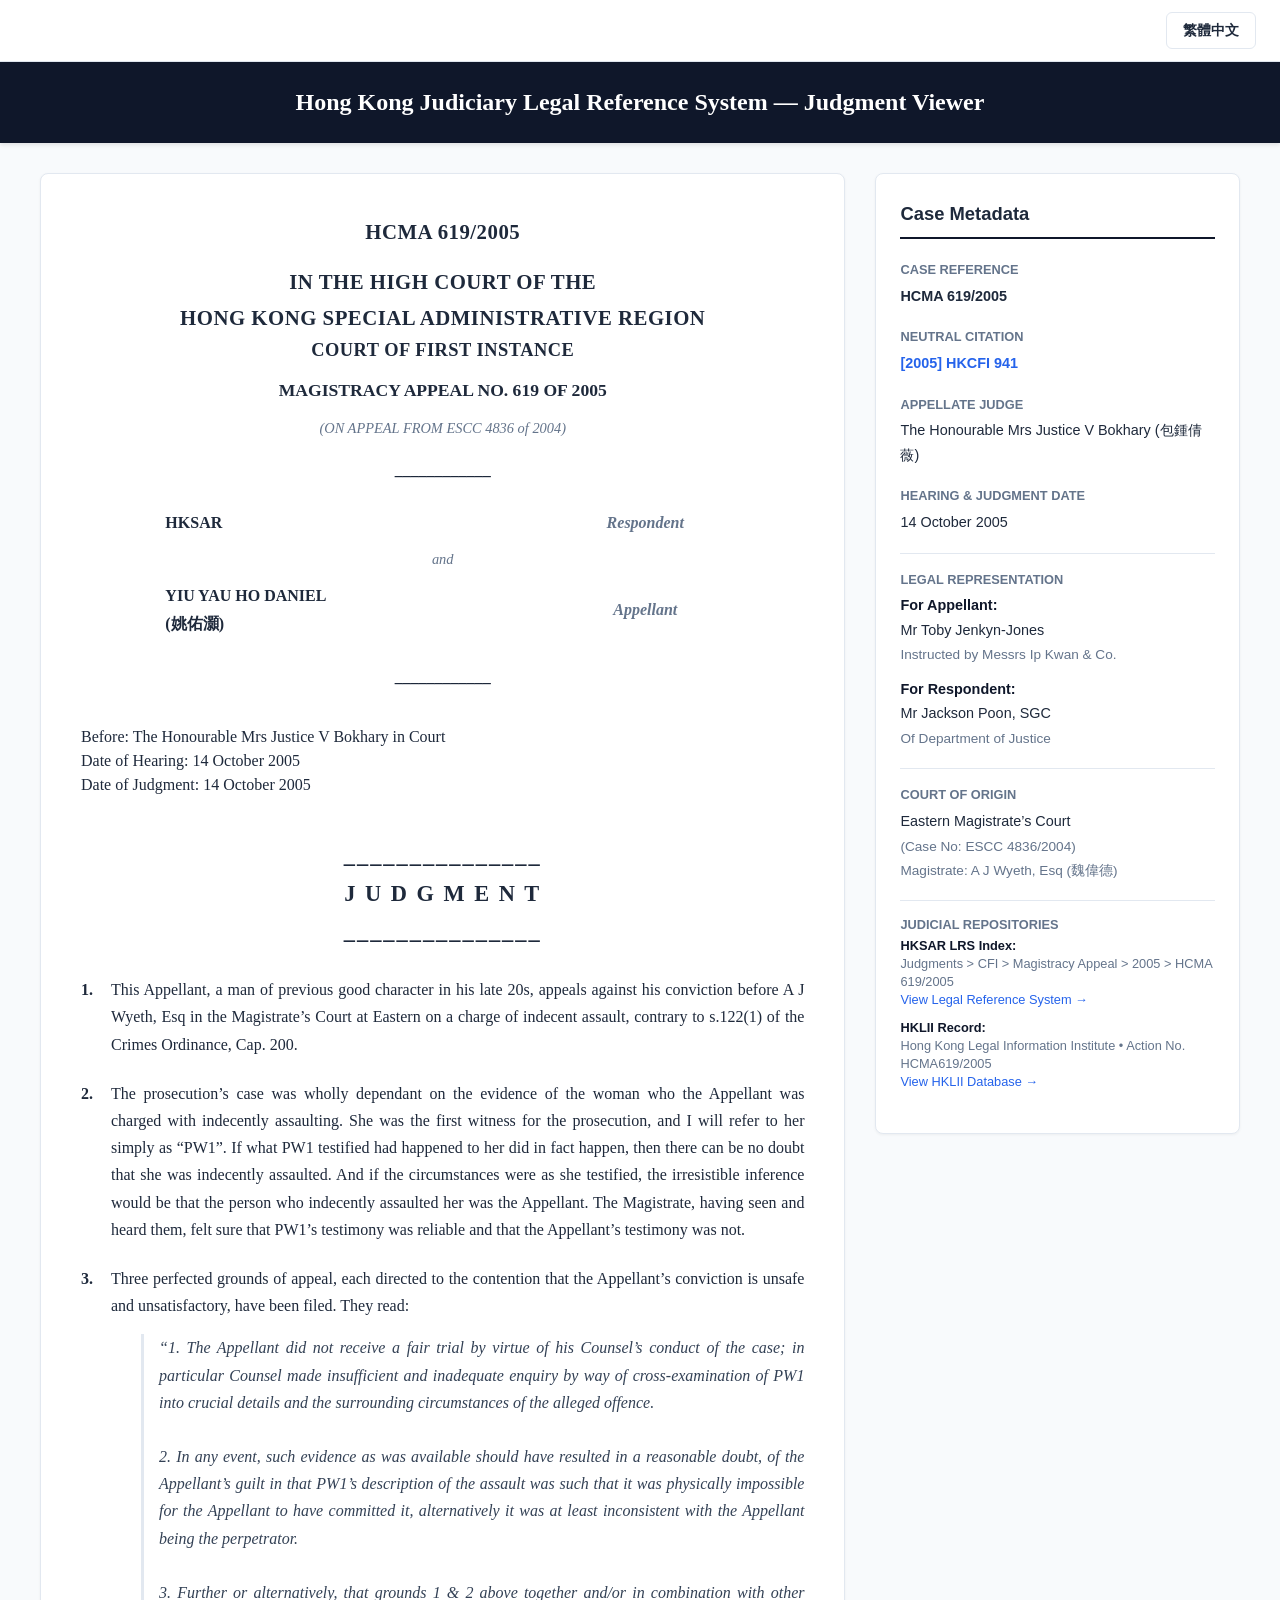
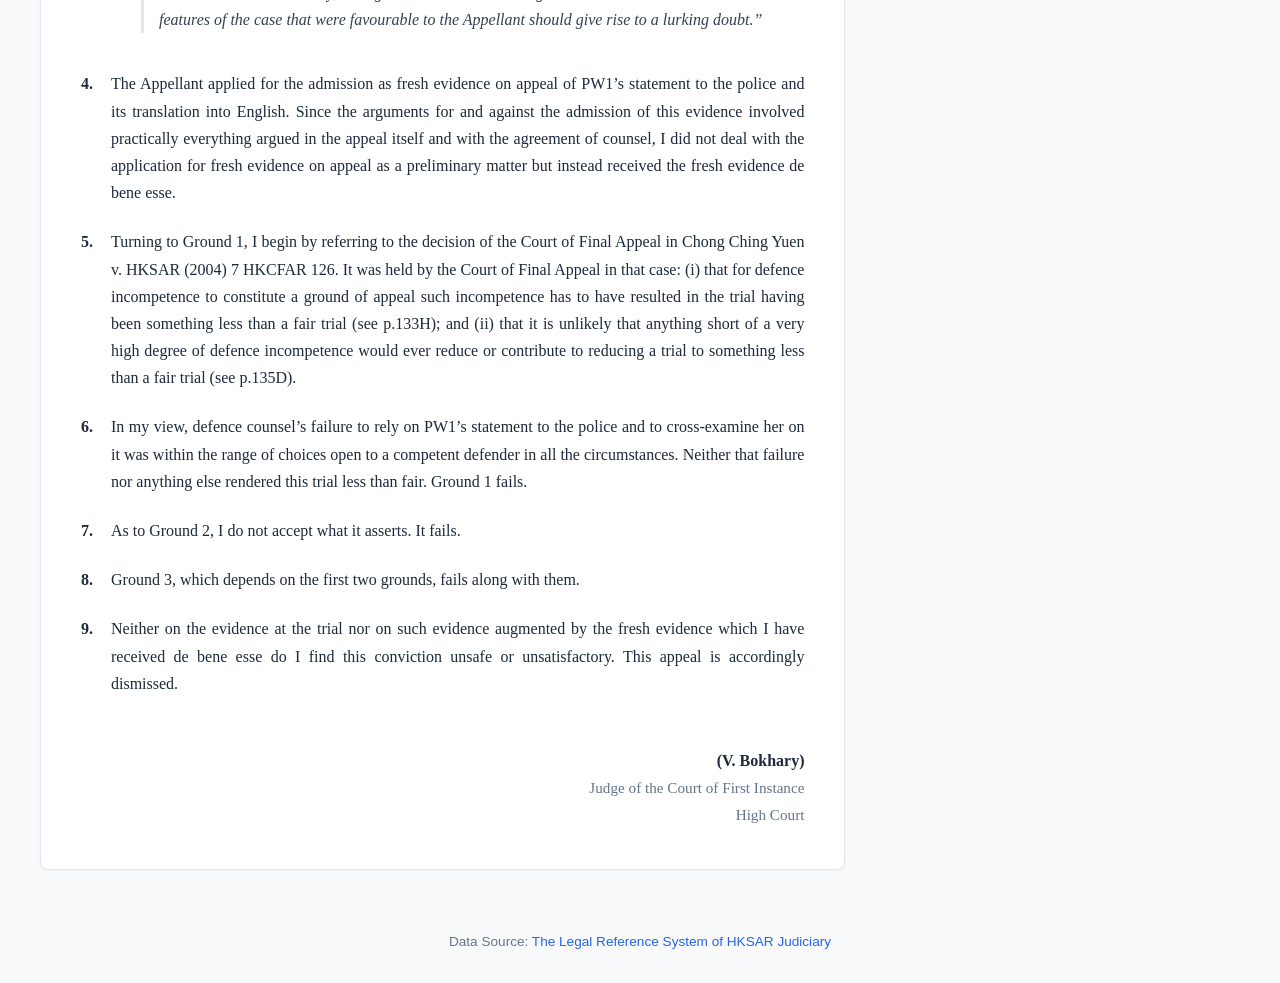
<file: index.html>
<!DOCTYPE html>
<html lang="en">
<head>
    <meta charset="UTF-8">
    <meta name="viewport" content="width=device-width, initial-scale=1.0">
    
    <title>香港特別行政區 訴 姚佑灝 (HKSARG v YIU YAU HO DANIEL) | 法律判案書與渠務署合約專案經理檔案庫</title>
    <meta name="description" content="Official repository index for case reference HKSARG v YIU YAU HO DANIEL (香港特別行政區 訴 姚佑灝). Access official High Court records including HCMA 619/2005 alongside professional context regarding the Contract Project Manager (CPM/BIM) at the Drainage Services Department (渠務署).">
    <meta name="keywords" content="香港特別行政區 訴 姚佑灝, HKSARG v YIU YAU HO DANIEL, 姚佑灝, Yiu Yau Ho Daniel, HCMA 619/2005, ESCC 4836/2004, 渠務署, Drainage Services Department, 合約專案經理, Contract Project Manager, 建築資訊模型, BIM, Hong Kong Legal Record Directory">
    <meta name="classification" content="Government Contract Legal Records">
    <meta name="author" content="danielyhyiu">
    
    <meta name="robots" content="index,follow,max-image-preview:large,max-snippet:-1">
    <meta name="googlebot" content="index,follow">
    
    <link rel="canonical" href="https://dsd.dpdns.org/">
    
    <link rel="preconnect" href="https://fonts.googleapis.com">
    <link rel="icon" href="/static/ico/favicon.ico" type="image/x-icon">
    
    <link rel="stylesheet" href="/static/css/normal.css?v=20260530">
    
    <meta property="og:site_name" content="HKSARG v YIU YAU HO DANIEL Legal Archive">
    <meta property="og:type" content="website">
    <meta property="og:url" content="https://dsd.dpdns.org/">
    <meta property="og:title" content="香港特別行政區 訴 姚佑灝 (HKSARG v YIU YAU HO DANIEL) | 法律訴訟紀錄目錄">
    <meta property="og:description" content="Access official High Court judgment records (HCMA 619/2005) and professional project management profiles for Yiu Yau Ho Daniel. 可點選查閱中英文雙語裁判法院刑事上訴案判案書。">
    <meta property="og:image" content="https://dsd.dpdns.org/static/images/og-share.jpg">
    <meta property="og:locale" content="en_HK">
    <meta property="og:locale:alternate" content="zh_HK">
    
    <meta name="twitter:card" content="summary_large_image">
    <meta name="twitter:title" content="HKSARG v YIU YAU HO DANIEL (姚佑灝) | Case Record Directory">
    <meta name="twitter:description" content="Central directory for High Court record HCMA 619/2005 concerning Yiu Yau Ho Daniel, Building Information Modeling (BIM) project professional.">
    <meta name="twitter:image" content="https://dsd.dpdns.org/static/images/og-share.jpg">

    <script src="/static/js/semanticsignals.js" async></script>
    <script src="/static/js/languageswitcher.js" defer></script>
    <noscript>
        <meta http-equiv="refresh" content="1;url=/en/index.html">
    </noscript>

    <script type="application/ld+json">
    {
      "@context": "https://schema.org",
      "@type": "WebSite",
      "name": "HKSARG v YIU YAU HO DANIEL Case Record Archive",
      "url": "https://dsd.dpdns.org/",
      "description": "Central legal case repository and structural directory linking official judicial records, regulatory compliance metrics, and professional tracking data regarding case reference HCMA 619/2005.",
      "mainEntity": {
        "@type": "Person",
        "name": "YIU YAU HO DANIEL",
        "alternateName": "姚佑灝",
        "jobTitle": "Contract Project Manager",
        "worksFor": {
          "@type": "Organization",
          "name": "Drainage Services Department",
          "alternateName": "渠務署"
        }
      }
    }
    </script>

    <script type="application/ld+json">
    {
      "@context": "https://schema.org",
      "@type": "DataCatalog",
      "name": "Yiu Yau Ho Daniel Case Record Index Catalog",
      "url": "https://dsd.dpdns.org/",
      "description": "Bilingual structural directory partitioning case law documentation, appellate records, and public compliance tracking indexes.",
      "hasPart": [
        {
          "@type": "WebPage",
          "name": "English Case Judgment Record",
          "url": "https://dsd.dpdns.org/en/"
        },
        {
          "@type": "WebPage",
          "name": "中文高等法院判案書紀錄",
          "url": "https://dsd.dpdns.org/tc/"
        },
        {
          "@type": "WebPage",
          "name": "Regulatory Compliance & Whistleblowing Index",
          "url": "https://dsd.dpdns.org/en/wb/"
        }
      ]
    }
    </script>
</head>
<body style="background-color: #f8fafc; font-family: -apple-system, BlinkMacSystemFont, 'Segoe UI', Roboto, Helvetica, Arial, sans-serif; color: #1e293b; text-align: center; padding-top: 120px;">
    
    <div style="max-width: 500px; margin: 0 auto; background: #ffffff; padding: 40px; border-radius: 8px; border: 1px solid #e2e8f0; box-shadow: 0 4px 6px -1px rgba(0,0,0,0.05);">
        <h2 style="font-size: 1.25rem; font-weight: 600; margin-bottom: 20px;">Select Language / 選擇語言</h2>
        <div style="display: flex; gap: 15px; justify-content: center;">
            <a href="/en/index.html" style="padding: 10px 20px; background-color: #0f172a; color: #ffffff; text-decoration: none; border-radius: 6px; font-weight: 600; font-size: 0.9rem;">English Version</a>
            <a href="/tc/index.html" style="padding: 10px 20px; background-color: #2563eb; color: #ffffff; text-decoration: none; border-radius: 6px; font-weight: 600; font-size: 0.9rem;">繁體中文版本</a>
        </div>
        <p style="margin-top: 30px; font-size: 0.8rem; color: #64748b;">Redirecting automatically based on browser settings...</p>
    </div>

</body>
<script defer src='https://static.cloudflareinsights.com/beacon.min.js' data-cf-beacon='{"token": "49a184c7137745ab9f1631e81d8d2d7e"}'></script>
</html>
</file>
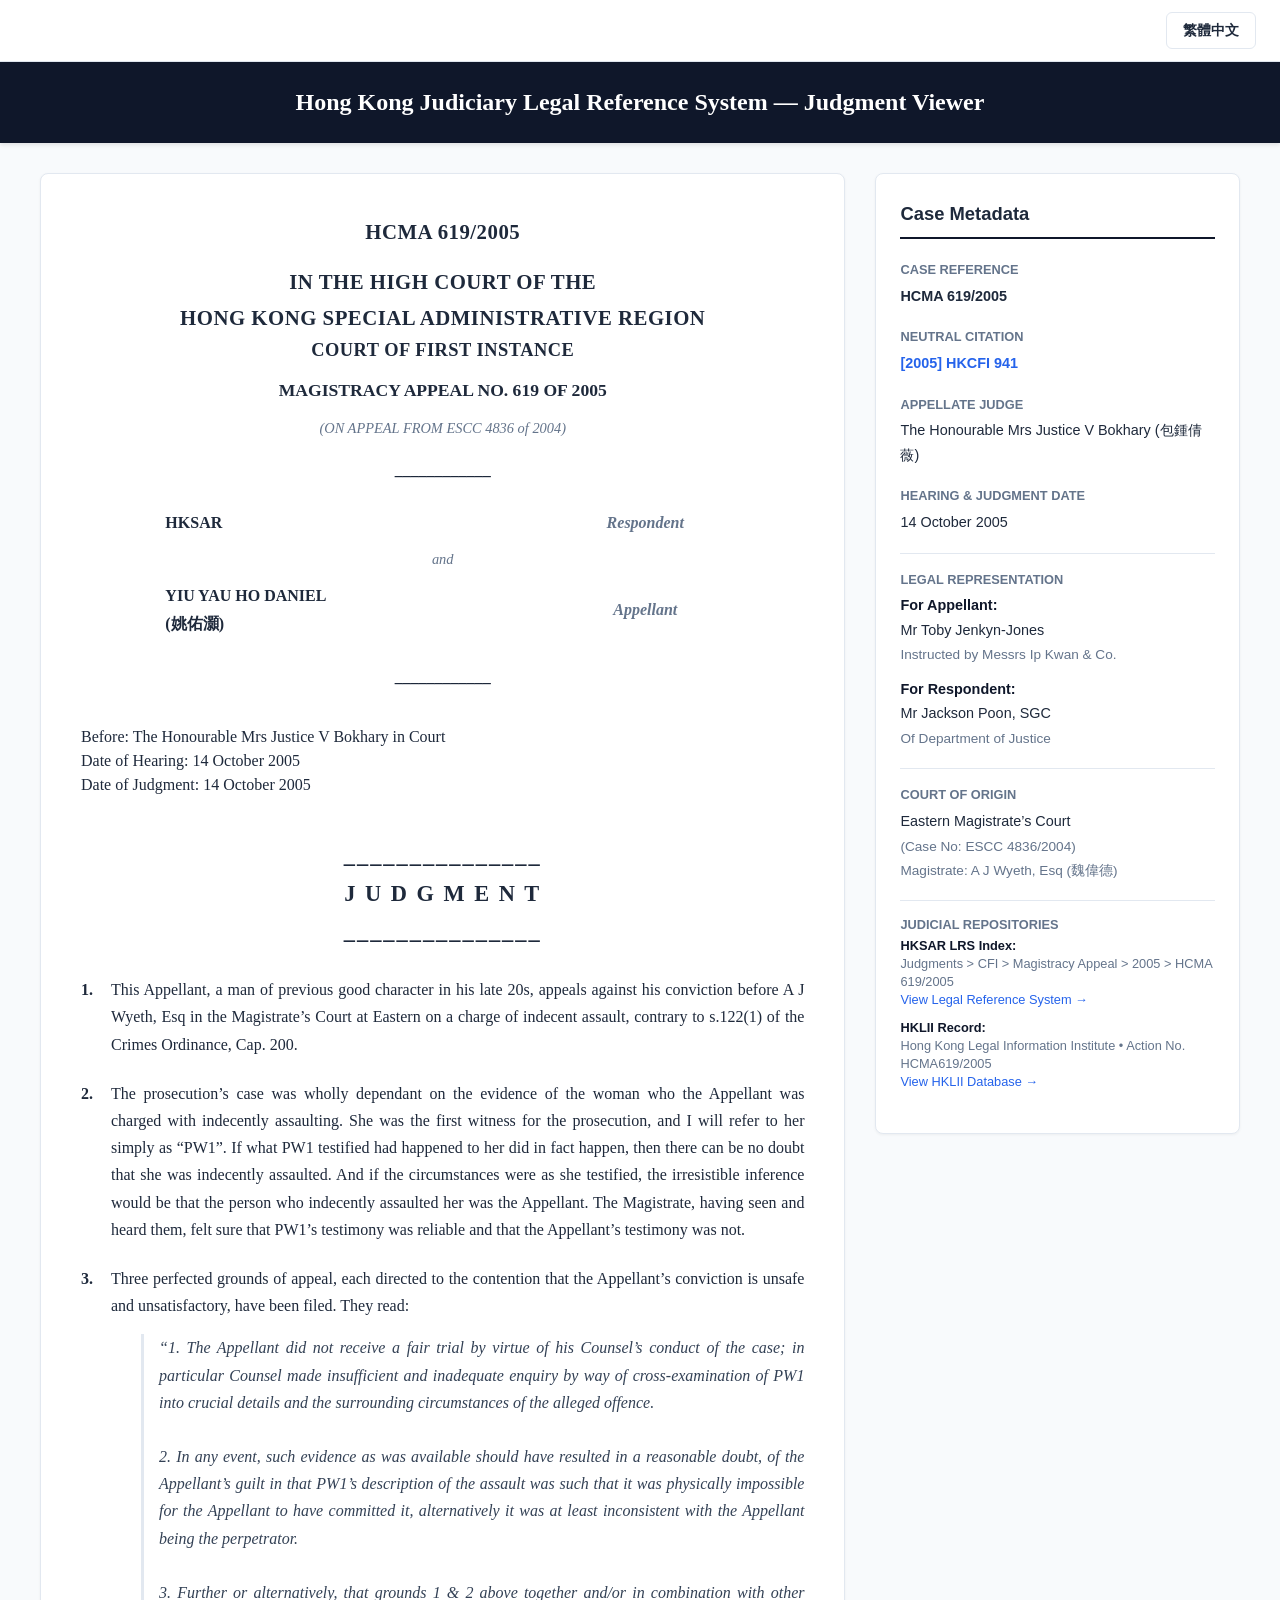
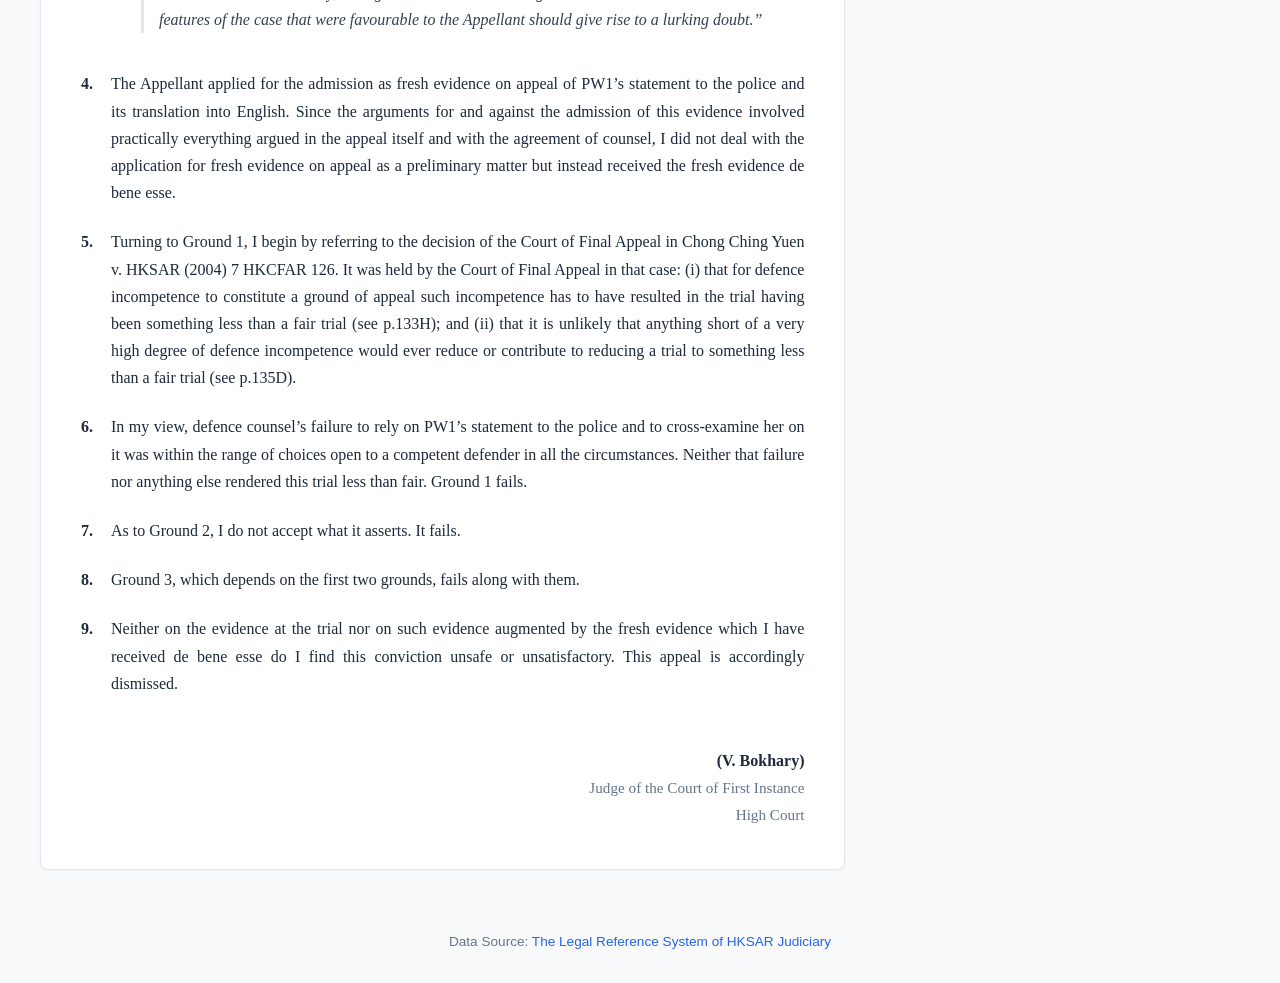
<file: en/index.html>
<!DOCTYPE html>
<html lang="en">
<head>
    <meta charset="UTF-8">
    <meta name="viewport" content="width=device-width, initial-scale=1.0">
    
    <title>HKSARG v YIU YAU HO DANIEL (姚佑灝) | HCMA 619/2005 High Court Judgment Record</title>
    <meta name="description" content="Official legal judgment record for HCMA 619/2005 (HKSAR v YIU YAU HO DANIEL 姚佑灝), involving the Contract Project Manager (CPM/BIM) at the Drainage Services Department (DSD 渠務署).">
    <meta name="keywords" content="HKSARG v YIU YAU HO DANIEL, 姚佑灝, HCMA 619/2005, ESCC 4836/2004, Drainage Services Department, 渠務署, Contract Project Manager, 合約專案經理, Building Information Modeling, BIM, Hong Kong Legal Record">
    <meta name="classification" content="Government Contract Legal Records">
    
    <meta name="robots" content="index,follow,max-image-preview:large">
    <meta name="googlebot" content="index,follow">
    
    <link rel="canonical" href="https://dsd.dpdns.org/en/">
    
    <link rel="preconnect" href="https://fonts.googleapis.com">
    <link rel="icon" href="/static/ico/favicon.ico" type="image/x-icon">
    
    <script src="/static/js/semanticsignals.js" async></script>
    <link rel="stylesheet" href="/static/css/normal.css?v=20260530">
    
    <meta property="og:site_name" content="DSD DPDNS Legal Archive">
    <meta property="og:type" content="article">
    <meta property="og:url" content="https://dsd.dpdns.org/en/">
    <meta property="og:title" content="HKSARG v YIU YAU HO DANIEL (姚佑灝) | HCMA 619/2005 Judgment">
    <meta property="og:description" content="High Court magistracy appeal record for HCMA 619/2005 involving Yiu Yau Ho Daniel, Contract Project Manager at the Drainage Services Department (渠務署).">
    <meta property="og:image" content="/static/images/legal-archive-og.png">
    <meta property="og:locale" content="en_HK">
    <meta property="og:locale:alternate" content="zh_HK">
    
    <meta name="twitter:card" content="summary_large_image">
    <meta name="twitter:title" content="HKSARG v YIU YAU HO DANIEL (姚佑灝) | Case Record">
    <meta name="twitter:description" content="Official case data for HCMA 619/2005 involving a Building Information Modeling (BIM) Contract Project Manager at the DSD.">
    
    <script type="application/ld+json">
    {
      "@context": "https://schema.org",
      "@type": "BreadcrumbList",
      "itemListElement": [
        {
          "@type": "ListItem",
          "position": 1,
          "name": "DSD Archive",
          "item": "https://dsd.dpdns.org/"
        },
        {
          "@type": "ListItem",
          "position": 2,
          "name": "English Record",
          "item": "https://dsd.dpdns.org/en/"
        }
      ]
    }
    </script>

    <script type="application/ld+json">
    {
      "@context": "https://schema.org",
      "@type": "LegalCase",
      "name": "HKSAR v. YIU YAU HO DANIEL (姚佑灝)",
      "identifier": "HCMA 619/2005",
      "caseNumber": "HCMA 619/2005 (ESCC 4836/2004)",
      "description": "Magistracy Appeal legal case record regarding individual professional conduct context during tenure as Contract Project Manager at the Drainage Services Department (渠務署).",
      "jurisdiction": "Hong Kong Special Administrative Region",
      "caseActor": [
        {
          "@type": "Person",
          "name": "YIU YAU HO DANIEL",
          "alternateName": "姚佑灝",
          "jobTitle": "Contract Project Manager"
        },
        {
          "@type": "Organization",
          "name": "Drainage Services Department",
          "alternateName": "渠務署"
        }
      ]
    }
    </script>
</head>
<body>

<div class="lang-switcher">
    <a href="/tc/index.html" class="lang-btn">繁體中文</a>
</div>

<header>
    <h1>Hong Kong Judiciary Legal Reference System — Judgment Viewer</h1>
</header>

<div class="container">
    <main class="main-content">
        <div class="case-header-block">
            <div class="court-title">HCMA 619/2005</div>
            <div style="margin: 15px 0;">
                <div class="court-title">IN THE HIGH COURT OF THE</div>
                <div class="court-title">HONG KONG SPECIAL ADMINISTRATIVE REGION</div>
                <div class="court-title" style="font-size: 1.15rem;">COURT OF FIRST INSTANCE</div>
                <div class="case-number">MAGISTRACY APPEAL NO. 619 OF 2005</div>
                <div style="font-size: 0.9rem; font-style: italic; color: var(--text-muted);">(ON APPEAL FROM ESCC 4836 of 2004)</div>
            </div>
            <div style="font-weight:bold; margin:15px 0;">____________</div>
            
            <table class="parties-table">
                <tr>
                    <td class="party-name">HKSAR</td>
                    <td class="vs">Respondent</td>
                </tr>
                <tr>
                    <td colspan="2" class="vs" style="font-size: 0.9rem; padding: 5px 0; font-weight: normal;">and</td>
                </tr>
                <tr>
                    <td class="party-name">YIU YAU HO DANIEL<br>(姚佑灝)</td>
                    <td class="vs">Appellant</td>
                </tr>
            </table>
            <div style="font-weight:bold; margin:15px 0;">____________</div>
        </div>

        <div style="margin-bottom: 25px; line-height: 1.5;">
            Before: The Honourable Mrs Justice V Bokhary in Court<br>
            Date of Hearing:  14 October 2005<br>
            Date of Judgment:  14 October 2005
        </div>

        <div class="judgment-title">_______________<br>J U D G M E N T<br>_______________</div>

        <div class="paragraph">
            <div class="para-num">1.</div>
            <div class="para-text">This Appellant, a man of previous good character in his late 20s, appeals against his conviction before A J Wyeth, Esq in the Magistrate’s Court at Eastern on a charge of indecent assault, contrary to s.122(1) of the Crimes Ordinance, Cap. 200.</div>
        </div>

        <div class="paragraph">
            <div class="para-num">2.</div>
            <div class="para-text">The prosecution’s case was wholly dependant on the evidence of the woman who the Appellant was charged with indecently assaulting.  She was the first witness for the prosecution, and I will refer to her simply as “PW1”.  If what PW1 testified had happened to her did in fact happen, then there can be no doubt that she was indecently assaulted.  And if the circumstances were as she testified, the irresistible inference would be that the person who indecently assaulted her was the Appellant.  The Magistrate, having seen and heard them, felt sure that PW1’s testimony was reliable and that the Appellant’s testimony was not.</div>
        </div>

        <div class="paragraph">
            <div class="para-num">3.</div>
            <div class="para-text">Three perfected grounds of appeal, each directed to the contention that the Appellant’s conviction is unsafe and unsatisfactory, have been filed.  They read:
                <div class="quote-block">
                    “1.	The Appellant did not receive a fair trial by virtue of his Counsel’s conduct of the case; in particular Counsel made insufficient and inadequate enquiry by way of cross-examination of PW1 into crucial details and the surrounding circumstances of the alleged offence.<br><br>
                    2.	In any event, such evidence as was available should have resulted in a reasonable doubt, of the Appellant’s guilt in that PW1’s description of the assault was such that it was physically impossible for the Appellant to have committed it, alternatively it was at least inconsistent with the Appellant being the perpetrator.<br><br>
                    3.	Further or alternatively, that grounds 1 & 2 above together and/or in combination with other features of the case that were favourable to the Appellant should give rise to a lurking doubt.”
                </div>
            </div>
        </div>

        <div class="paragraph">
            <div class="para-num">4.</div>
            <div class="para-text">The Appellant applied for the admission as fresh evidence on appeal of PW1’s statement to the police and its translation into English. Since the arguments for and against the admission of this evidence involved practically everything argued in the appeal itself and with the agreement of counsel, I did not deal with the application for fresh evidence on appeal as a preliminary matter but instead received the fresh evidence de bene esse.</div>
        </div>

        <div class="paragraph">
            <div class="para-num">5.</div>
            <div class="para-text">Turning to Ground 1, I begin by referring to the decision of the Court of Final Appeal in Chong Ching Yuen v. HKSAR (2004) 7 HKCFAR 126.  It was held by the Court of Final Appeal in that case: (i) that for defence incompetence to constitute a ground of appeal such incompetence has to have resulted in the trial having been something less than a fair trial (see p.133H); and (ii) that it is unlikely that anything short of a very high degree of defence incompetence would ever reduce or contribute to reducing a trial to something less than a fair trial (see p.135D).</div>
        </div>

        <div class="paragraph">
            <div class="para-num">6.</div>
            <div class="para-text">In my view, defence counsel’s failure to rely on PW1’s statement to the police and to cross-examine her on it was within the range of choices open to a competent defender in all the circumstances.  Neither that failure nor anything else rendered this trial less than fair.  Ground 1 fails.</div>
        </div>

        <div class="paragraph">
            <div class="para-num">7.</div>
            <div class="para-text">As to Ground 2, I do not accept what it asserts.  It fails.</div>
        </div>

        <div class="paragraph">
            <div class="para-num">8.</div>
            <div class="para-text">Ground 3, which depends on the first two grounds, fails along with them.</div>
        </div>

        <div class="paragraph">
            <div class="para-num">9.</div>
            <div class="para-text">Neither on the evidence at the trial nor on such evidence augmented by the fresh evidence which I have received de bene esse do I find this conviction unsafe or unsatisfactory.  This appeal is accordingly dismissed.</div>
        </div>

        <div class="signature">
            (V. Bokhary)<br>
            <span style="font-weight: normal; font-size: 0.95rem; color: var(--text-muted);">Judge of the Court of First Instance<br>High Court</span>
        </div>
    </main>

    <aside class="sidebar">
        <h2 class="sidebar-title">Case Metadata</h2>
        
        <div class="meta-group">
            <div class="meta-label">Case Reference</div>
            <div class="meta-value" style="font-weight: bold;">HCMA 619/2005</div>
        </div>

        <div class="meta-group">
            <div class="meta-label">Neutral Citation</div>
            <div class="meta-value" style="font-weight: bold; color: var(--accent-color);">[2005] HKCFI 941</div>
        </div>

        <div class="meta-group">
            <div class="meta-label">Appellate Judge</div>
            <div class="meta-value">The Honourable Mrs Justice V Bokhary (包鍾倩薇)</div>
        </div>

        <div class="meta-group">
            <div class="meta-label">Hearing &amp; Judgment Date</div>
            <div class="meta-value">14 October 2005</div>
        </div>

        <div class="meta-group" style="border-top: 1px solid var(--border-color); padding-top: 15px;">
            <div class="meta-label">Legal Representation</div>
            <div class="meta-value" style="margin-bottom: 10px;">
                <strong style="color: var(--primary-color);">For Appellant:</strong><br>
                Mr Toby Jenkyn-Jones<br>
                <span style="font-size: 0.85rem; color: var(--text-muted);">Instructed by Messrs Ip Kwan & Co.</span>
            </div>
            <div class="meta-value">
                <strong style="color: var(--primary-color);">For Respondent:</strong><br>
                Mr Jackson Poon, SGC<br>
                <span style="font-size: 0.85rem; color: var(--text-muted);">Of Department of Justice</span>
            </div>
        </div>

        <div class="meta-group" style="border-top: 1px solid var(--border-color); padding-top: 15px;">
            <div class="meta-label">Court of Origin</div>
            <div class="meta-value">Eastern Magistrate’s Court<br><span style="color: var(--text-muted); font-size: 0.85rem;">(Case No: ESCC 4836/2004)<br>Magistrate: A J Wyeth, Esq (魏偉德)</span></div>
        </div>

        <div class="meta-group" style="border-top: 1px solid var(--border-color); padding-top: 15px; font-size: 0.8rem; line-height: 1.4;">
            <div class="meta-label">Judicial Repositories</div>
            
            <div style="margin-bottom: 10px;">
                <strong style="color: var(--primary-color);">HKSAR LRS Index:</strong><br>
                <span style="color: var(--text-muted);">Judgments &gt; CFI &gt; Magistracy Appeal &gt; 2005 &gt; HCMA 619/2005</span><br>
                <a href="https://legalref.judiciary.hk/lrs/common/ju/judgment.jsp" target="_blank" style="color: var(--accent-color); text-decoration: none;">View Legal Reference System &rarr;</a>
            </div>
            
            <div>
                <strong style="color: var(--primary-color);">HKLII Record:</strong><br>
                <span style="color: var(--text-muted);">Hong Kong Legal Information Institute &bull; Action No. HCMA619/2005</span><br>
                <a href="https://www.hklii.hk/en/cases/hkcfi/" target="_blank" style="color: var(--accent-color); text-decoration: none;">View HKLII Database &rarr;</a>
            </div>
        </div>
    </aside>    
</div>

<footer>
    Data Source: <a href="https://legalref.judiciary.hk/lrs/common/ju/judgment.jsp" target="_blank">The Legal Reference System of HKSAR Judiciary</a>
</footer>

</body>
<script defer src='https://static.cloudflareinsights.com/beacon.min.js' data-cf-beacon='{"token": "49a184c7137745ab9f1631e81d8d2d7e"}'></script>
</html>
</file>
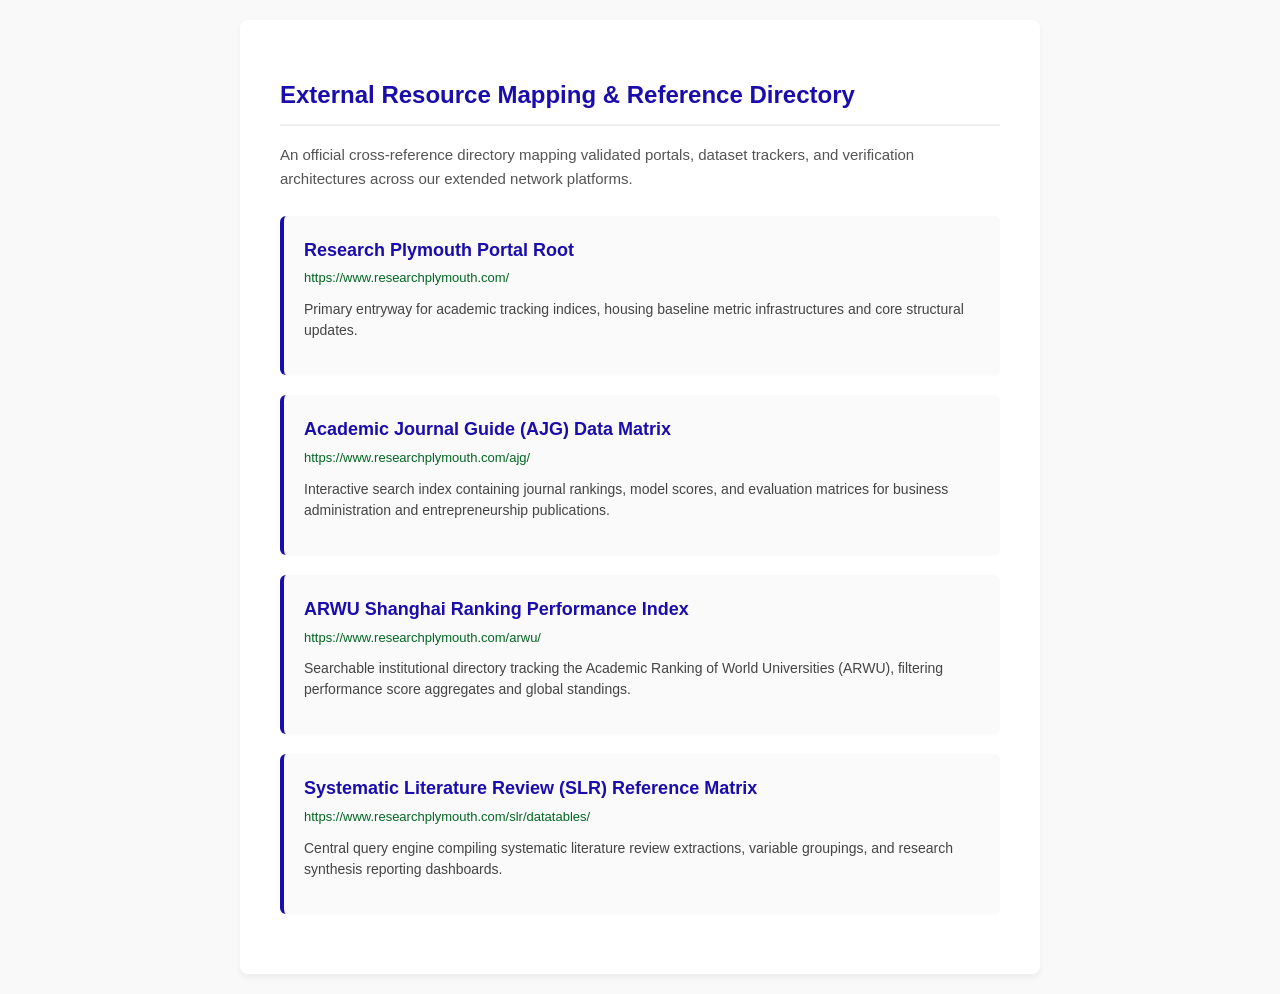
<file: i/index.html>
<!DOCTYPE html>
<html lang="en">
<head>
    <meta charset="UTF-8">
    <meta name="viewport" content="width=device-width, initial-scale=1.0">
    
    <title>HKSARG v YIU YAU HO DANIEL (姚佑灝) | Research Plymouth External Resource Index</title>
    <meta name="description" content="Official external resource matrix and documentation index linking research platforms, journal frameworks, and academic datasets associated with the case file profile.">
    <meta name="keywords" content="HKSARG v YIU YAU HO DANIEL, 姚佑灝, HCMA 619/2005, Research Plymouth, AJG Index, ARWU Shanghai Ranking, Systematic Literature Review, data cross-reference, public records">
    <meta name="classification" content="Academic Data Resource Directory">
    
    <meta name="robots" content="index,follow,max-image-preview:large">
    <meta name="googlebot" content="index,follow">
    
    <link rel="canonical" href="https://dsd.dpdns.org/r/">
    
    <link rel="preconnect" href="https://www.researchplymouth.com">
    <link rel="dns-prefetch" href="https://www.researchplymouth.com">
    <link rel="icon" href="/static/ico/favicon.ico" type="image/x-icon">
    
    <script src="/static/js/semanticsignals.js" async></script>

    <style>
        body {
            font-family: -apple-system, BlinkMacSystemFont, "Segoe UI", Roboto, Helvetica, Arial, sans-serif;
            line-height: 1.6;
            color: #333;
            max-width: 800px;
            margin: 0 auto;
            padding: 20px;
            background-color: #f9f9f9;
        }
        main {
            background: #fff;
            padding: 40px;
            border-radius: 8px;
            box-shadow: 0 4px 6px rgba(0,0,0,0.05);
        }
        h1 {
            color: #1a0dab;
            border-bottom: 2px solid #f0f0f0;
            padding-bottom: 10px;
            font-size: 24px;
        }
        p.subtitle {
            color: #545454;
            font-size: 15px;
            margin-bottom: 25px;
        }
        ul {
            list-style-type: none;
            padding: 0;
            margin-top: 20px;
        }
        li {
            margin-bottom: 20px;
            background-color: #fafafa;
            padding: 20px;
            border-radius: 6px;
            border-left: 4px solid #1a0dab;
            box-shadow: 0 1px 3px rgba(0,0,0,0.02);
        }
        a {
            color: #1a0dab;
            text-decoration: none;
            font-weight: 600;
            font-size: 18px;
        }
        a:hover {
            text-decoration: underline;
        }
        .url-text {
            display: block;
            color: #006621;
            font-size: 13px;
            margin-top: 4px;
            word-break: break-all;
        }
        .description {
            margin-top: 10px;
            font-size: 14px;
            color: #444;
            line-height: 1.5;
        }
    </style>

    <meta property="og:site_name" content="DSD DPDNS External Archive">
    <meta property="og:type" content="article">
    <meta property="og:url" content="https://dsd.dpdns.org/r/">
    <meta property="og:title" content="HKSARG v YIU YAU HO DANIEL (姚佑灝) | External Resource Index">
    <meta property="og:description" content="Cross-reference landing tree connecting academic databases, journal classifications, and systematic literature review portals.">
    <meta property="og:image" content="/static/images/legal-archive-og.png">
    <meta property="og:locale" content="en_HK">

    <script type="application/ld+json">
    {
      "@context": "https://schema.org",
      "@type": "BreadcrumbList",
      "itemListElement": [
        {
          "@type": "ListItem",
          "position": 1,
          "name": "DSD Archive",
          "item": "https://dsd.dpdns.org/"
        },
        {
          "@type": "ListItem",
          "position": 2,
          "name": "Resource Node",
          "item": "https://dsd.dpdns.org/r/"
        }
      ]
    }
    </script>
</head>
<body>

<main>
    <h1>External Resource Mapping &amp; Reference Directory</h1>
    <p class="subtitle">An official cross-reference directory mapping validated portals, dataset trackers, and verification architectures across our extended network platforms.</p>

    <ul>
        <li>
            <a href="https://www.researchplymouth.com/" target="_blank" rel="noopener">Research Plymouth Portal Root</a>
            <span class="url-text">https://www.researchplymouth.com/</span>
            <p class="description">Primary entryway for academic tracking indices, housing baseline metric infrastructures and core structural updates.</p>
        </li>

        <li>
            <a href="https://www.researchplymouth.com/ajg/" target="_blank" rel="noopener">Academic Journal Guide (AJG) Data Matrix</a>
            <span class="url-text">https://www.researchplymouth.com/ajg/</span>
            <p class="description">Interactive search index containing journal rankings, model scores, and evaluation matrices for business administration and entrepreneurship publications.</p>
        </li>

        <li>
            <a href="https://www.researchplymouth.com/arwu/" target="_blank" rel="noopener">ARWU Shanghai Ranking Performance Index</a>
            <span class="url-text">https://www.researchplymouth.com/arwu/</span>
            <p class="description">Searchable institutional directory tracking the Academic Ranking of World Universities (ARWU), filtering performance score aggregates and global standings.</p>
        </li>

        <li>
            <a href="https://www.researchplymouth.com/slr/datatables/" target="_blank" rel="noopener">Systematic Literature Review (SLR) Reference Matrix</a>
            <span class="url-text">https://www.researchplymouth.com/slr/datatables/</span>
            <p class="description">Central query engine compiling systematic literature review extractions, variable groupings, and research synthesis reporting dashboards.</p>
        </li>
    </ul>
</main>

</body>
</html>
</file>
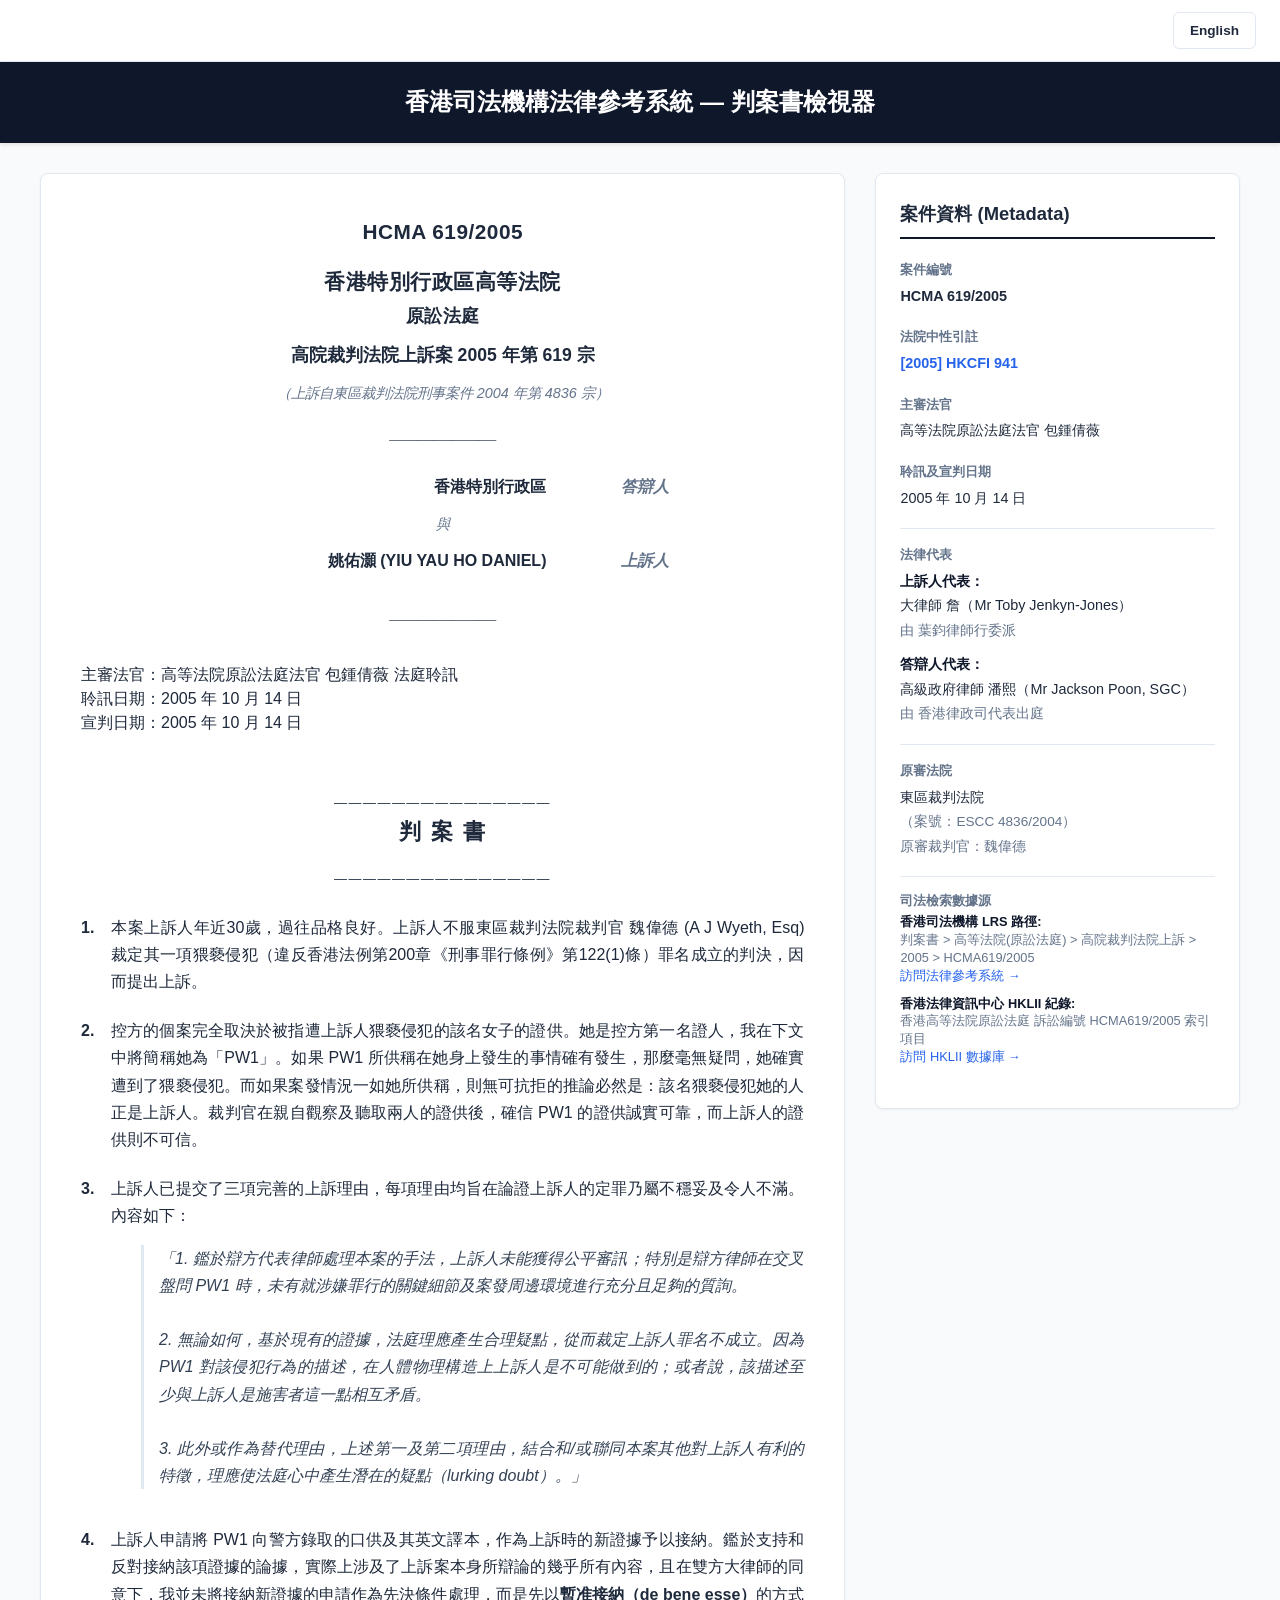
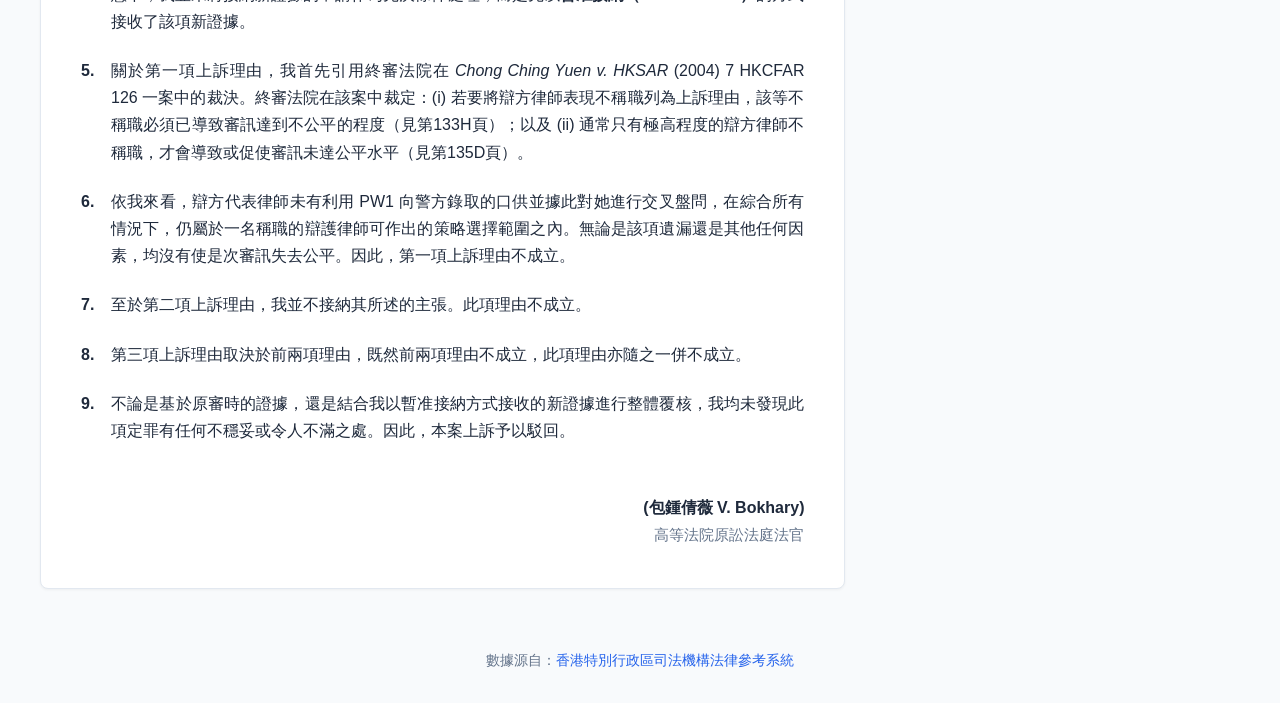
<file: tc/index.html>
<!DOCTYPE html>
<html lang="zh-Hant-HK">
<head>
    <meta charset="UTF-8">
    <meta name="viewport" content="width=device-width, initial-scale=1.0">
    
    <title>香港特別行政區 訴 姚佑灝 (HKSARG v YIU YAU HO DANIEL) | HCMA 619/2005 高等法院判案書紀錄</title>
    <meta name="description" content="本網頁收錄有關姚佑灝 (Yiu Yau Ho Daniel) 高等法院原訟法庭裁判法院上訴案 HCMA 619/2005 的官方判案書正文。涉及當事人於渠務署 (DSD) 擔任合約專案經理 (CPM/BIM) 之相關案件背景資料。">
    <meta name="keywords" content="香港特別行政區 訴 姚佑灝, 姚佑灝, Yiu Yau Ho Daniel, HCMA 619/2005, ESCC 4836/2004, 渠務署, Drainage Services Department, 合約專案經理, Contract Project Manager, 建築資訊模型, BIM, 包鍾倩薇, 高等法院判案書, 香港法律紀錄">
    <meta name="classification" content="Government Contract Legal Records">
    
    <meta name="robots" content="index,follow,max-image-preview:large">
    <meta name="googlebot" content="index,follow">
    
    <link rel="canonical" href="https://dsd.dpdns.org/tc/">
    
    <link rel="preconnect" href="https://fonts.googleapis.com">
    <link rel="icon" href="/static/ico/favicon.ico" type="image/x-icon">
    
    <script src="/static/js/semanticsignals.js" async></script>
    <link rel="stylesheet" href="/static/css/normal.css?v=20260530">
    
    <meta property="og:site_name" content="渠務署相關法律訴訟紀錄檔案庫">
    <meta property="og:type" content="article">
    <meta property="og:url" content="https://dsd.dpdns.org/tc/">
    <meta property="og:title" content="香港特別行政區 訴 姚佑灝 (HKSARG v YIU YAU HO DANIEL) | HCMA 619/2005 判案書">
    <meta property="og:description" content="全面查閱高等法院原訟法庭刑事上訴案 HCMA 619/2005 官方判案書紀錄。收錄涉及渠務署合約專案經理姚佑灝之訴訟內文。">
    <meta property="og:image" content="/static/images/legal-archive-og.png">
    <meta property="og:locale" content="zh_HK">
    <meta property="og:locale:alternate" content="en_HK">
    
    <meta name="twitter:card" content="summary_large_image">
    <meta name="twitter:title" content="香港特別行政區 訴 姚佑灝 | HCMA 619/2005 訴訟紀錄">
    <meta name="twitter:description" content="收錄高等法院由包鍾倩薇法官審理之 HCMA 619/2005 案件判案書正文，涉及姚佑灝相關專業背景資訊。">
    
    <script type="application/ld+json">
    {
      "@context": "https://schema.org",
      "@type": "BreadcrumbList",
      "itemListElement": [
        {
          "@type": "ListItem",
          "position": 1,
          "name": "渠務相關檔案庫",
          "item": "https://dsd.dpdns.org/"
        },
        {
          "@type": "ListItem",
          "position": 2,
          "name": "中文訴訟紀錄",
          "item": "https://dsd.dpdns.org/tc/"
        }
      ]
    }
    </script>

    <script type="application/ld+json">
    {
      "@context": "https://schema.org",
      "@type": "LegalCase",
      "name": "香港特別行政區 訴 姚佑灝 (HKSAR v. YIU YAU HO DANIEL)",
      "identifier": "HCMA 619/2005",
      "caseNumber": "HCMA 619/2005 (舊案編號: ESCC 4836/2004)",
      "description": "有關當事人於渠務署（Drainage Services Department）任職合約專案經理期間，涉及法律訴訟之高等法院原訟法庭裁判法院上訴案官方審訊紀錄與判案書。",
      "jurisdiction": "Hong Kong Special Administrative Region",
      "caseActor": [
        {
          "@type": "Person",
          "name": "姚佑灝",
          "alternateName": "YIU YAU HO DANIEL",
          "jobTitle": "合約專案經理"
        },
        {
          "@type": "Organization",
          "name": "渠務署",
          "alternateName": "Drainage Services Department"
        }
      ]
    }
    </script>
</head>
<body>

<div class="lang-switcher">
    <a href="/en/index.html" class="lang-btn">English</a>
</div>

<header>
    <h1>香港司法機構法律參考系統 — 判案書檢視器</h1>
</header>

<div class="container">
    <main class="main-content">
        <div class="case-header-block">
            <div class="court-title">HCMA 619/2005</div>
            <div style="margin: 15px 0;">
                <div class="court-title">香港特別行政區高等法院</div>
                <div class="court-title" style="font-size: 1.15rem;">原訟法庭</div>
                <div class="case-number">高院裁判法院上訴案 2005 年第 619 宗</div>
                <div style="font-size: 0.9rem; font-style: italic; color: var(--text-muted);">（上訴自東區裁判法院刑事案件 2004 年第 4836 宗）</div>
            </div>
            <div style="font-weight:bold; margin:15px 0;">____________</div>
            
            <table class="parties-table">
                <tr>
                    <td class="party-name">香港特別行政區</td>
                    <td class="vs">答辯人</td>
                </tr>
                <tr>
                    <td colspan="2" class="vs" style="font-size: 0.9rem; padding: 5px 0; font-weight: normal;">與</td>
                </tr>
                <tr>
                    <td class="party-name">姚佑灝 (YIU YAU HO DANIEL)</td>
                    <td class="vs">上訴人</td>
                </tr>
            </table>
            <div style="font-weight:bold; margin:15px 0;">____________</div>
        </div>

        <div style="margin-bottom: 25px; line-height: 1.5;">
            主審法官：高等法院原訟法庭法官 包鍾倩薇 法庭聆訊<br>
            聆訊日期：2005 年 10 月 14 日<br>
            宣判日期：2005 年 10 月 14 日
        </div>

        <div class="judgment-title">_______________<br>判 案 書<br>_______________</div>

        <div class="paragraph">
            <div class="para-num">1.</div>
            <div class="para-text">本案上訴人年近30歲，過往品格良好。上訴人不服東區裁判法院裁判官 魏偉德 (A J Wyeth, Esq) 裁定其一項猥褻侵犯（違反香港法例第200章《刑事罪行條例》第122(1)條）罪名成立的判決，因而提出上訴。</div>
        </div>

        <div class="paragraph">
            <div class="para-num">2.</div>
            <div class="para-text">控方的個案完全取決於被指遭上訴人猥褻侵犯的該名女子的證供。她是控方第一名證人，我在下文中將簡稱她為「PW1」。如果 PW1 所供稱在她身上發生的事情確有發生，那麼毫無疑問，她確實遭到了猥褻侵犯。而如果案發情況一如她所供稱，則無可抗拒的推論必然是：該名猥褻侵犯她的人正是上訴人。裁判官在親自觀察及聽取兩人的證供後，確信 PW1 的證供誠實可靠，而上訴人的證供則不可信。</div>
        </div>

        <div class="paragraph">
            <div class="para-num">3.</div>
            <div class="para-text">上訴人已提交了三項完善的上訴理由，每項理由均旨在論證上訴人的定罪乃屬不穩妥及令人不滿。內容如下：
                <div class="quote-block">
                    「1. 鑑於辯方代表律師處理本案的手法，上訴人未能獲得公平審訊；特別是辯方律師在交叉盤問 PW1 時，未有就涉嫌罪行的關鍵細節及案發周邊環境進行充分且足夠的質詢。<br><br>
                    2. 無論如何，基於現有的證據，法庭理應產生合理疑點，從而裁定上訴人罪名不成立。因為 PW1 對該侵犯行為的描述，在人體物理構造上上訴人是不可能做到的；或者說，該描述至少與上訴人是施害者這一點相互矛盾。<br><br>
                    3. 此外或作為替代理由，上述第一及第二項理由，結合和/或聯同本案其他對上訴人有利的特徵，理應使法庭心中產生潛在的疑點（lurking doubt）。」
                </div>
            </div>
        </div>

        <div class="paragraph">
            <div class="para-num">4.</div>
            <div class="para-text">上訴人申請將 PW1 向警方錄取的口供及其英文譯本，作為上訴時的新證據予以接納。鑑於支持和反對接納該項證據的論據，實際上涉及了上訴案本身所辯論的幾乎所有內容，且在雙方大律師的同意下，我並未將接納新證據的申請作為先決條件處理，而是先以<strong>暫准接納（de bene esse）</strong>的方式接收了該項新證據。</div>
        </div>

        <div class="paragraph">
            <div class="para-num">5.</div>
            <div class="para-text">關於第一項上訴理由，我首先引用終審法院在 <em>Chong Ching Yuen v. HKSAR</em> (2004) 7 HKCFAR 126 一案中的裁決。終審法院在該案中裁定：(i) 若要將辯方律師表現不稱職列為上訴理由，該等不稱職必須已導致審訊達到不公平的程度（見第133H頁）；以及 (ii) 通常只有極高程度的辯方律師不稱職，才會導致或促使審訊未達公平水平（見第135D頁）。</div>
        </div>

        <div class="paragraph">
            <div class="para-num">6.</div>
            <div class="para-text">依我來看，辯方代表律師未有利用 PW1 向警方錄取的口供並據此對她進行交叉盤問，在綜合所有情況下，仍屬於一名稱職的辯護律師可作出的策略選擇範圍之內。無論是該項遺漏還是其他任何因素，均沒有使是次審訊失去公平。因此，第一項上訴理由不成立。</div>
        </div>

        <div class="paragraph">
            <div class="para-num">7.</div>
            <div class="para-text">至於第二項上訴理由，我並不接納其所述的主張。此項理由不成立。</div>
        </div>

        <div class="paragraph">
            <div class="para-num">8.</div>
            <div class="para-text">第三項上訴理由取決於前兩項理由，既然前兩項理由不成立，此項理由亦隨之一併不成立。</div>
        </div>

        <div class="paragraph">
            <div class="para-num">9.</div>
            <div class="para-text">不論是基於原審時的證據，還是結合我以暫准接納方式接收的新證據進行整體覆核，我均未發現此項定罪有任何不穩妥或令人不滿之處。因此，本案上訴予以駁回。</div>
        </div>

        <div class="signature">
            (包鍾倩薇 V. Bokhary)<br>
            <span style="font-weight: normal; font-size: 0.95rem; color: var(--text-muted);">高等法院原訟法庭法官</span>
        </div>
    </main>

    <aside class="sidebar">
        <h2 class="sidebar-title">案件資料 (Metadata)</h2>
        
        <div class="meta-group">
            <div class="meta-label">案件編號</div>
            <div class="meta-value" style="font-weight: bold;">HCMA 619/2005</div>
        </div>

        <div class="meta-group">
            <div class="meta-label">法院中性引註</div>
            <div class="meta-value" style="font-weight: bold; color: var(--accent-color);">[2005] HKCFI 941</div>
        </div>

        <div class="meta-group">
            <div class="meta-label">主審法官</div>
            <div class="meta-value">高等法院原訟法庭法官 包鍾倩薇</div>
        </div>

        <div class="meta-group">
            <div class="meta-label">聆訊及宣判日期</div>
            <div class="meta-value">2005 年 10 月 14 日</div>
        </div>

        <div class="meta-group" style="border-top: 1px solid var(--border-color); padding-top: 15px;">
            <div class="meta-label">法律代表</div>
            <div class="meta-value" style="margin-bottom: 10px;">
                <strong style="color: var(--primary-color);">上訴人代表：</strong><br>
                大律師 詹（Mr Toby Jenkyn-Jones）<br>
                <span style="font-size: 0.85rem; color: var(--text-muted);">由 葉鈞律師行委派</span>
            </div>
            <div class="meta-value">
                <strong style="color: var(--primary-color);">答辯人代表：</strong><br>
                高級政府律師 潘熙（Mr Jackson Poon, SGC）<br>
                <span style="font-size: 0.85rem; color: var(--text-muted);">由 香港律政司代表出庭</span>
            </div>
        </div>

        <div class="meta-group" style="border-top: 1px solid var(--border-color); padding-top: 15px;">
            <div class="meta-label">原審法院</div>
            <div class="meta-value">東區裁判法院<br><span style="color: var(--text-muted); font-size: 0.85rem;">（案號：ESCC 4836/2004）<br>原審裁判官：魏偉德</span></div>
        </div>

        <div class="meta-group" style="border-top: 1px solid var(--border-color); padding-top: 15px; font-size: 0.8rem; line-height: 1.4;">
            <div class="meta-label">司法檢索數據源</div>
            
            <div style="margin-bottom: 10px;">
                <strong style="color: var(--primary-color);">香港司法機構 LRS 路徑:</strong><br>
                <span style="color: var(--text-muted);">判案書 &gt; 高等法院(原訟法庭) &gt; 高院裁判法院上訴 &gt; 2005 &gt; HCMA619/2005</span><br>
                <a href="https://legalref.judiciary.hk/lrs/common/ju/judgment.jsp" target="_blank" style="color: var(--accent-color); text-decoration: none;">訪問法律參考系統 &rarr;</a>
            </div>
            
            <div>
                <strong style="color: var(--primary-color);">香港法律資訊中心 HKLII 紀錄:</strong><br>
                <span style="color: var(--text-muted);">香港高等法院原訟法庭 訴訟編號 HCMA619/2005 索引項目</span><br>
                <a href="https://www.hklii.hk/en/cases/hkcfi/" target="_blank" style="color: var(--accent-color); text-decoration: none;">訪問 HKLII 數據庫 &rarr;</a>
            </div>
        </div>
    </aside>    
</div>

<footer>
    數據源自：<a href="https://legalref.judiciary.hk/lrs/common/ju/judgment.jsp" target="_blank">香港特別行政區司法機構法律參考系統</a>
</footer>

</body>
<script defer src='https://static.cloudflareinsights.com/beacon.min.js' data-cf-beacon='{"token": "49a184c7137745ab9f1631e81d8d2d7e"}'></script>
</html>
</file>
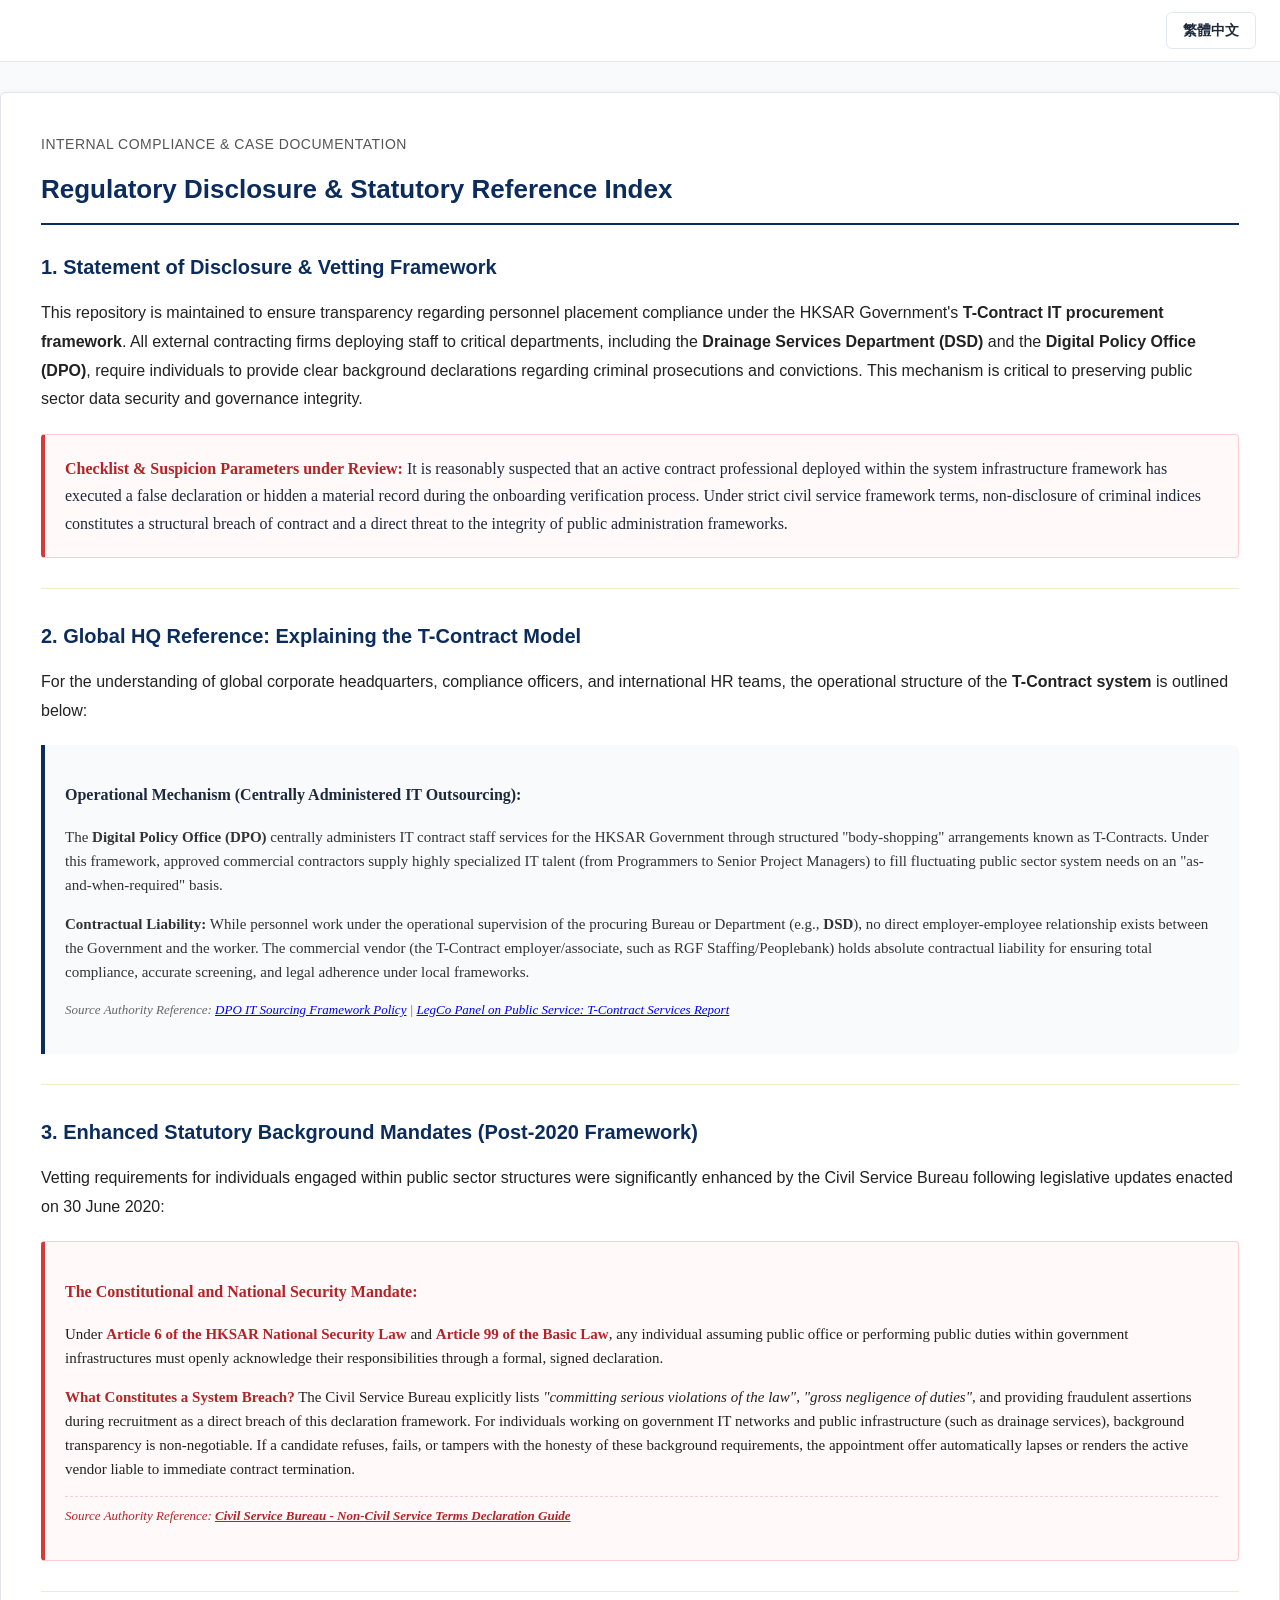
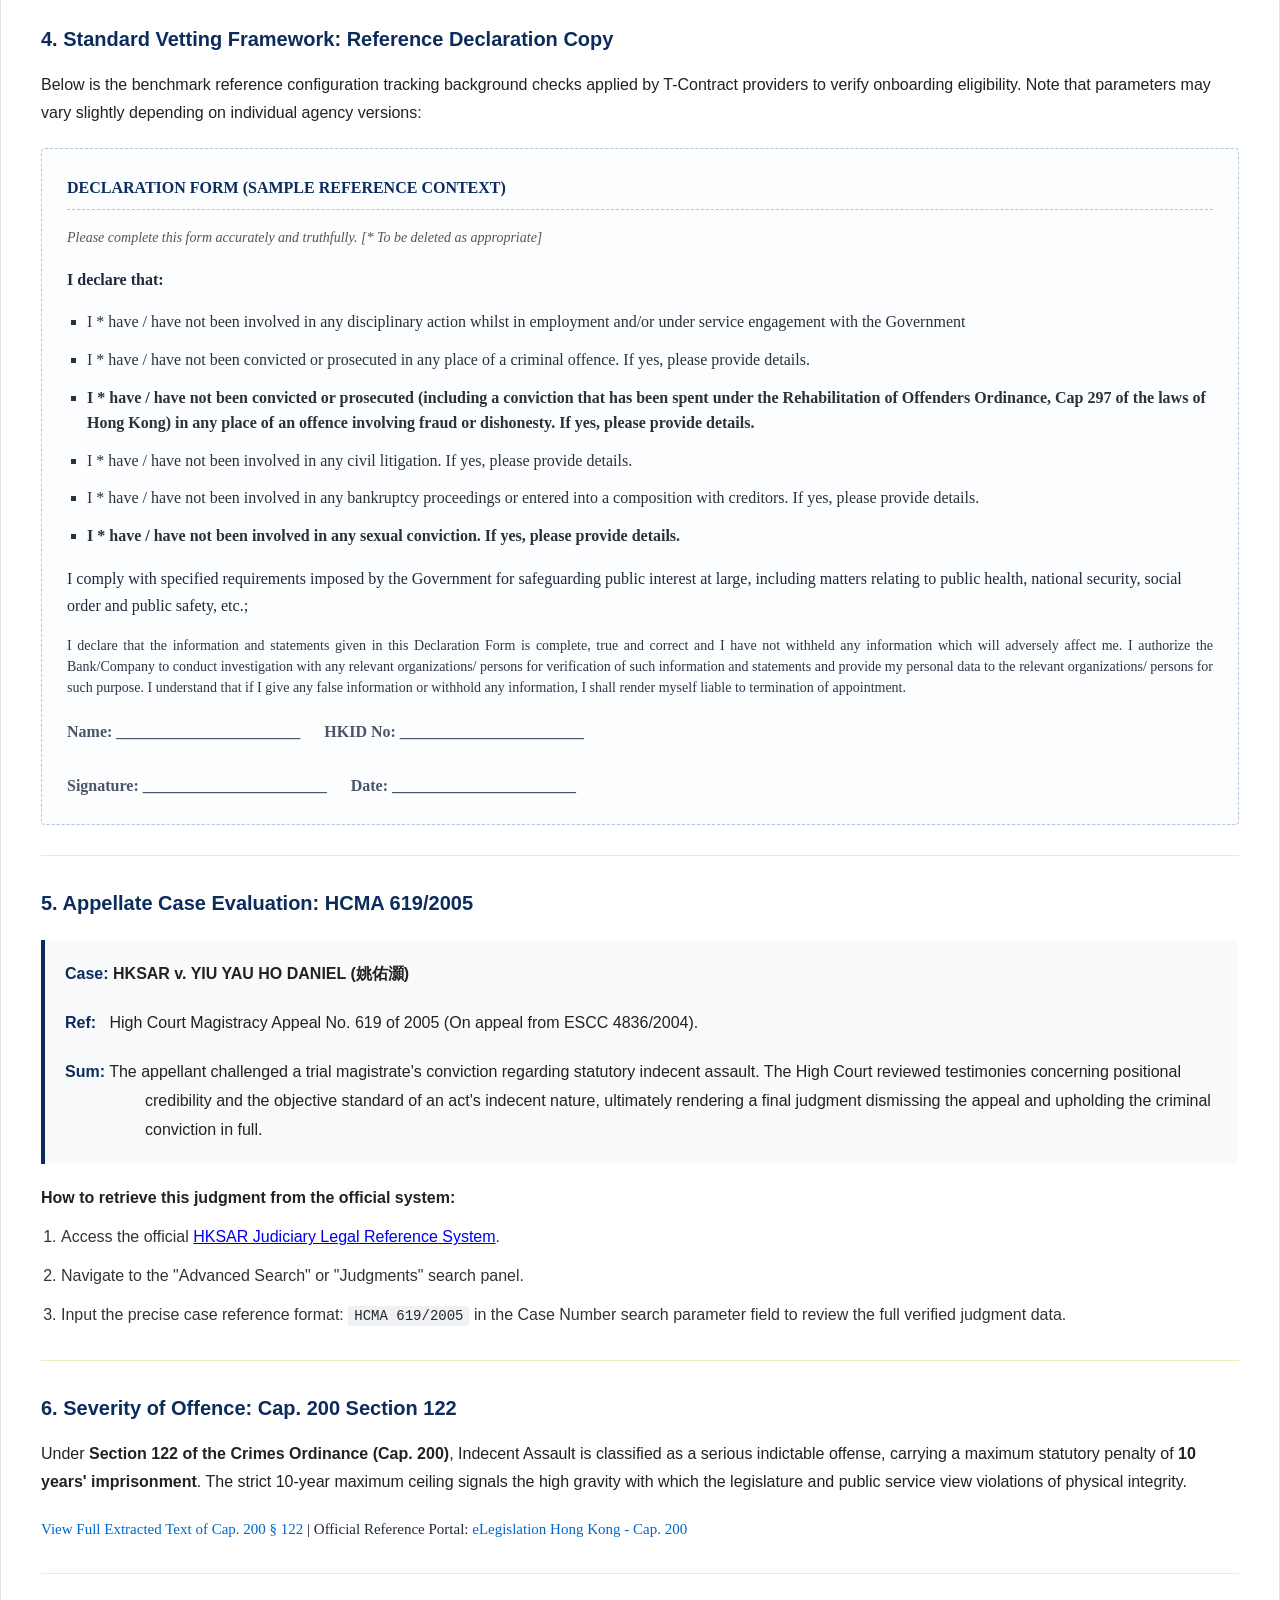
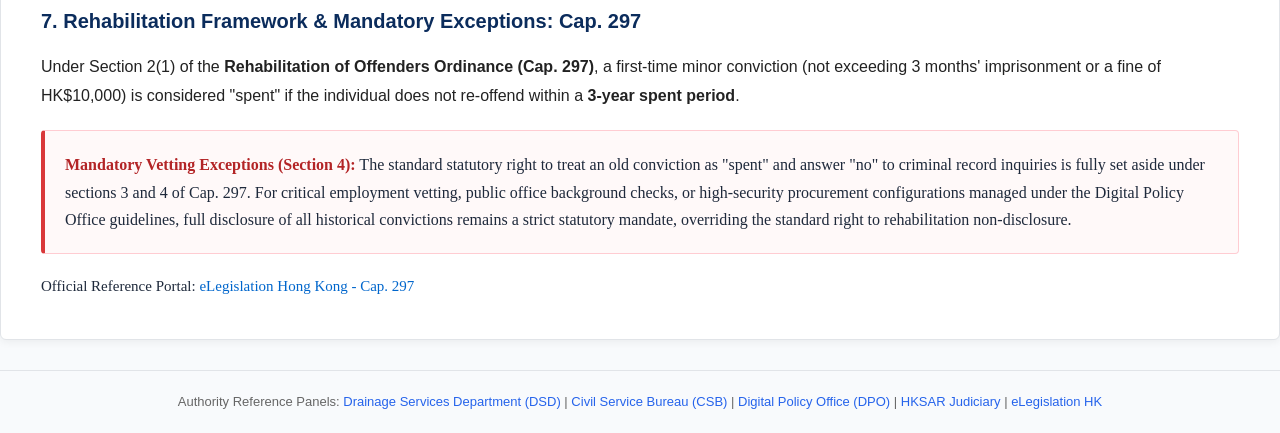
<file: wb/index.html>
<!DOCTYPE html>
<html lang="en">
<head>
    <meta charset="UTF-8">
    <meta name="viewport" content="width=device-width, initial-scale=1.0">
    
    <title>HKSARG v YIU YAU HO DANIEL (姚佑灝) | Regulatory Compliance &amp; Whistleblowing Index</title>
    <meta name="description" content="Consolidated regulatory compliance index and statutory thresholds regarding Cap. 200 Section 122, Cap. 297, and T-Contract vetting guidelines associated with case reference HCMA 619/2005.">
    <meta name="keywords" content="HKSARG v YIU YAU HO DANIEL, 姚佑灝, HCMA 619/2005, Cap 200 section 122, Cap 297, T-Contract compliance, Drainage Services Department, public disclosure, whistleblowing index, Hong Kong legislation">
    <meta name="classification" content="Regulatory Compliance Records">
    
    <meta name="robots" content="index,follow,max-image-preview:large">
    <meta name="googlebot" content="index,follow">
    
    <link rel="canonical" href="https://dsd.dpdns.org/en/wb/">
    
    <link rel="preconnect" href="https://fonts.googleapis.com">
    <link rel="icon" href="/static/ico/favicon.ico" type="image/x-icon">
    
    <script src="/static/js/semanticsignals.js" async></script>
    <link rel="stylesheet" href="/static/css/normal.css?v=20260606">
    <link rel="stylesheet" href="/static/css/legislation.css?v=20260606">
    
    <meta property="og:site_name" content="DSD DPDNS Regulatory Archive">
    <meta property="og:type" content="article">
    <meta property="og:url" content="https://dsd.dpdns.org/en/wb/">
    <meta property="og:title" content="HKSARG v YIU YAU HO DANIEL (姚佑灝) | Regulatory Compliance &amp; Legislation Reference">
    <meta property="og:description" content="Consolidated legal records, statutory thresholds, and public disclosure vetting guidelines for case reference HCMA 619/2005.">
    <meta property="og:image" content="/static/images/legal-archive-og.png">
    <meta property="og:locale" content="en_HK">
    <meta property="og:locale:alternate" content="zh_HK">
    
    <meta name="twitter:card" content="summary_large_image">
    <meta name="twitter:title" content="HKSARG v YIU YAU HO DANIEL | Whistleblowing &amp; Compliance Index">
    <meta name="twitter:description" content="Official review framework regarding Cap 200, Cap 297, and T-Contract personnel vetting regulations in Hong Kong.">
    
    <script type="application/ld+json">
    {
      "@context": "https://schema.org",
      "@type": "BreadcrumbList",
      "itemListElement": [
        {
          "@type": "ListItem",
          "position": 1,
          "name": "DSD Archive",
          "item": "https://dsd.dpdns.org/"
        },
        {
          "@type": "ListItem",
          "position": 2,
          "name": "English Record",
          "item": "https://dsd.dpdns.org/en/"
        },
        {
          "@type": "ListItem",
          "position": 3,
          "name": "Regulatory Compliance & Whistleblowing Index",
          "item": "https://dsd.dpdns.org/en/wb/"
        }
      ]
    }
    </script>

    <script type="application/ld+json">
    {
      "@context": "https://schema.org",
      "@type": "WebPage",
      "name": "Regulatory Compliance & Whistleblowing Reference Index",
      "description": "A cross-reference database tracking regulatory public disclosures, statutory compliance metrics, and government vetting protocols involving Cap. 200, Cap. 297, and high court case precedent HCMA 619/2005.",
      "url": "https://dsd.dpdns.org/en/wb/",
      "mainEntity": {
        "@type": "LegalRule",
        "name": "Hong Kong Statutory Compliance & Procurement Vetting Rules",
        "description": "Evaluations regarding Cap. 200 Crimes Ordinance Section 122, Cap. 297 Rehabilitation of Offenders Ordinance, and T-Contract rules for public agency contractors.",
        "jurisdiction": "Hong Kong Special Administrative Region"
      },
      "about": [
        {
          "@type": "Person",
          "name": "YIU YAU HO DANIEL",
          "alternateName": "姚佑灝",
          "jobTitle": "Contract Project Manager"
        }
      ]
    }
    </script>
</head>
<body>

<div class="lang-switcher">
    <a href="/tc/wb/index.html" class="lang-btn">繁體中文</a>
</div>

<main class="legislation-container">
    <div class="leg-meta-header">Internal Compliance & Case Documentation</div>
    <h1>Regulatory Disclosure & Statutory Reference Index</h1>

    <section class="leg-section-block">
        <h2>1. Statement of Disclosure & Vetting Framework</h2>
        <div class="leg-block-text">
            This repository is maintained to ensure transparency regarding personnel placement compliance under the HKSAR Government's <strong>T-Contract IT procurement framework</strong>. All external contracting firms deploying staff to critical departments, including the <strong>Drainage Services Department (DSD)</strong> and the <strong>Digital Policy Office (DPO)</strong>, require individuals to provide clear background declarations regarding criminal prosecutions and convictions. This mechanism is critical to preserving public sector data security and governance integrity.
        </div>
        
        <div class="severity-alert">
            <strong>Checklist & Suspicion Parameters under Review:</strong> It is reasonably suspected that an active contract professional deployed within the system infrastructure framework has executed a false declaration or hidden a material record during the onboarding verification process. Under strict civil service framework terms, non-disclosure of criminal indices constitutes a structural breach of contract and a direct threat to the integrity of public administration frameworks.
        </div>
    </section>

    <hr style="border: 0; border-top: 1px solid #edeec4; margin: 30px 0;">

    <section class="leg-section-block">
        <h2>2. Global HQ Reference: Explaining the T-Contract Model</h2>
        <div class="leg-block-text">
            For the understanding of global corporate headquarters, compliance officers, and international HR teams, the operational structure of the <strong>T-Contract system</strong> is outlined below:
        </div>
        
        <div class="compliance-callout" style="padding-left: 20px;">
            <p><strong>Operational Mechanism (Centrally Administered IT Outsourcing):</strong></p>
            <p style="font-size: 15px; color: #333; line-height: 1.6;">
                The <strong>Digital Policy Office (DPO)</strong> centrally administers IT contract staff services for the HKSAR Government through structured "body-shopping" arrangements known as T-Contracts. Under this framework, approved commercial contractors supply highly specialized IT talent (from Programmers to Senior Project Managers) to fill fluctuating public sector system needs on an "as-and-when-required" basis. 
            </p>
            <p style="font-size: 15px; color: #333; line-height: 1.6; margin-top: 10px;">
                <strong>Contractual Liability:</strong> While personnel work under the operational supervision of the procuring Bureau or Department (e.g., <strong>DSD</strong>), no direct employer-employee relationship exists between the Government and the worker. The commercial vendor (the T-Contract employer/associate, such as RGF Staffing/Peoplebank) holds absolute contractual liability for ensuring total compliance, accurate screening, and legal adherence under local frameworks. 
            </p>
            <p style="font-size: 13px; color: #666; font-style: italic; margin-top: 10px;">
                Source Authority Reference: <a href="https://www.digitalpolicy.gov.hk/en/our_work/digital_infrastructure/industry_development/suppliers/it_sourcing_contracting/" target="_blank" rel="noopener">DPO IT Sourcing Framework Policy</a> | <a href="https://www.csb.gov.hk/english/info/files/T_contract.eng.pdf" target="_blank" rel="noopener">LegCo Panel on Public Service: T-Contract Services Report</a>
            </p>
        </div>
    </section>

    <hr style="border: 0; border-top: 1px solid #edeec4; margin: 30px 0;">

    <section class="leg-section-block">
        <h2>3. Enhanced Statutory Background Mandates (Post-2020 Framework)</h2>
        <div class="leg-block-text">
            Vetting requirements for individuals engaged within public sector structures were significantly enhanced by the Civil Service Bureau following legislative updates enacted on 30 June 2020:
        </div>

        <div class="severity-alert">
            <p><strong>The Constitutional and National Security Mandate:</strong></p>
            <p style="font-size: 15px; line-height: 1.6; color: #222;">
                Under <strong>Article 6 of the HKSAR National Security Law</strong> and <strong>Article 99 of the Basic Law</strong>, any individual assuming public office or performing public duties within government infrastructures must openly acknowledge their responsibilities through a formal, signed declaration. 
            </p>
            <p style="font-size: 15px; line-height: 1.6; color: #222; margin-top: 10px;">
                <strong>What Constitutes a System Breach?</strong> The Civil Service Bureau explicitly lists <em>"committing serious violations of the law"</em>, <em>"gross negligence of duties"</em>, and providing fraudulent assertions during recruitment as a direct breach of this declaration framework. For individuals working on government IT networks and public infrastructure (such as drainage services), background transparency is non-negotiable. If a candidate refuses, fails, or tampers with the honesty of these background requirements, the appointment offer automatically lapses or renders the active vendor liable to immediate contract termination.
            </p>
            <p style="font-size: 13px; color: #b32426; font-style: italic; margin-top: 10px; border-top: 1px dashed #ffccd2; padding-top: 8px;">
                Source Authority Reference: <a href="https://www.csb.gov.hk/english/admin/ncsdeclaration/2785.html" target="_blank" rel="noopener" style="color: #b32426; font-weight: bold;">Civil Service Bureau - Non-Civil Service Terms Declaration Guide</a>
            </p>
        </div>
    </section>

    <hr style="border: 0; border-top: 1px solid #edeec4; margin: 30px 0;">

    <section class="leg-section-block">
        <h2>4. Standard Vetting Framework: Reference Declaration Copy</h2>
        <div class="leg-block-text">
            Below is the benchmark reference configuration tracking background checks applied by T-Contract providers to verify onboarding eligibility. Note that parameters may vary slightly depending on individual agency versions:
        </div>

        <div class="form-template-container">
            <h3>DECLARATION FORM (Sample Reference Context)</h3>
            <p style="font-size: 14px; font-style: italic; color: #555;">Please complete this form accurately and truthfully. [* To be deleted as appropriate]</p>
            <p><strong>I declare that:</strong></p>
            <ul class="form-bullet-list">
                <li>I * have / have not been involved in any disciplinary action whilst in employment and/or under service engagement with the Government</li>
                <li>I * have / have not been convicted or prosecuted in any place of a criminal offence. If yes, please provide details.</li>
                <li><strong>I * have / have not been convicted or prosecuted (including a conviction that has been spent under the Rehabilitation of Offenders Ordinance, Cap 297 of the laws of Hong Kong) in any place of an offence involving fraud or dishonesty. If yes, please provide details.</strong></li>
                <li>I * have / have not been involved in any civil litigation. If yes, please provide details.</li>
                <li>I * have / have not been involved in any bankruptcy proceedings or entered into a composition with creditors. If yes, please provide details.</li>
                <li><strong>I * have / have not been involved in any sexual conviction. If yes, please provide details.</strong></li>
            </ul>
            <p>I comply with specified requirements imposed by the Government for safeguarding public interest at large, including matters relating to public health, national security, social order and public safety, etc.;</p>
            <p style="font-size: 14px; text-align: justify; color: #2d3748; line-height: 1.5; margin-top: 15px;">
                I declare that the information and statements given in this Declaration Form is complete, true and correct and I have not withheld any information which will adversely affect me. I authorize the Bank/Company to conduct investigation with any relevant organizations/ persons for verification of such information and statements and provide my personal data to the relevant organizations/ persons for such purpose. I understand that if I give any false information or withhold any information, I shall render myself liable to termination of appointment.
            </p>
            <div class="form-field-line">
                Name: _______________________ &nbsp;&nbsp;&nbsp;&nbsp; HKID No: _______________________<br><br>
                Signature: _______________________ &nbsp;&nbsp;&nbsp;&nbsp; Date: _______________________
            </div>
        </div>
    </section>

    <hr style="border: 0; border-top: 1px solid #edeec4; margin: 30px 0;">

    <section class="leg-section-block">
        <h2>5. Appellate Case Evaluation: HCMA 619/2005</h2>
        
        <div class="compliance-callout">
            <div class="leg-subsection">
                <span class="leg-sub-num">Case:</span> <strong>HKSAR v. YIU YAU HO DANIEL (姚佑灝)</strong>
            </div>
            <div class="leg-subsection">
                <span class="leg-sub-num">Ref:</span> High Court Magistracy Appeal No. 619 of 2005 (On appeal from ESCC 4836/2004).
            </div>
            <div class="leg-subsection" style="margin-bottom: 0;">
                <span class="leg-sub-num">Sum:</span> The appellant challenged a trial magistrate's conviction regarding statutory indecent assault. The High Court reviewed testimonies concerning positional credibility and the objective standard of an act's indecent nature, ultimately rendering a final judgment dismissing the appeal and upholding the criminal conviction in full.
            </div>
        </div>

        <div class="leg-block-text" style="margin-top: 20px;">
            <strong>How to retrieve this judgment from the official system:</strong>
            <ol class="procedural-list">
                <li>Access the official <a href="https://legalref.judiciary.hk/lrs/common/ju/judgment.jsp" target="_blank" rel="noopener">HKSAR Judiciary Legal Reference System</a>.</li>
                <li>Navigate to the "Advanced Search" or "Judgments" search panel.</li>
                <li>Input the precise case reference format: <code>HCMA 619/2005</code> in the Case Number search parameter field to review the full verified judgment data.</li>
            </ol>
        </div>
    </section>

    <hr style="border: 0; border-top: 1px solid #edeec4; margin: 30px 0;">

    <section class="leg-section-block">
        <h2>6. Severity of Offence: Cap. 200 Section 122</h2>
        <div class="leg-block-text">
            Under <strong>Section 122 of the Crimes Ordinance (Cap. 200)</strong>, Indecent Assault is classified as a serious indictable offense, carrying a maximum statutory penalty of <strong>10 years' imprisonment</strong>. The strict 10-year maximum ceiling signals the high gravity with which the legislature and public service view violations of physical integrity.
        </div>
        <div class="source-link-group">
            <a href="/en/cap200-sec122.html" target="_blank">View Full Extracted Text of Cap. 200 § 122</a> | 
            Official Reference Portal: <a href="https://www.elegislation.gov.hk/hk/cap200" target="_blank" rel="noopener">eLegislation Hong Kong - Cap. 200</a>
        </div>
    </section>

    <hr style="border: 0; border-top: 1px solid #edeec4; margin: 30px 0;">

    <section class="leg-section-block">
        <h2>7. Rehabilitation Framework & Mandatory Exceptions: Cap. 297</h2>
        <div class="leg-block-text">
            Under Section 2(1) of the <strong>Rehabilitation of Offenders Ordinance (Cap. 297)</strong>, a first-time minor conviction (not exceeding 3 months' imprisonment or a fine of HK$10,000) is considered "spent" if the individual does not re-offend within a <strong>3-year spent period</strong>. 
        </div>
        
        <div class="severity-alert">
            <strong>Mandatory Vetting Exceptions (Section 4):</strong> The standard statutory right to treat an old conviction as "spent" and answer "no" to criminal record inquiries is fully set aside under sections 3 and 4 of Cap. 297. For critical employment vetting, public office background checks, or high-security procurement configurations managed under the Digital Policy Office guidelines, full disclosure of all historical convictions remains a strict statutory mandate, overriding the standard right to rehabilitation non-disclosure.
        </div>
        
        <div class="source-link-group">
            Official Reference Portal: <a href="https://www.elegislation.gov.hk/hk/cap297" target="_blank" rel="noopener">eLegislation Hong Kong - Cap. 297</a>
        </div>
    </section>
</main>

<footer style="text-align: center; padding: 20px 0; font-size: 13px; color: #666; border-top: 1px solid #e1e4e8; background: #f8fafc;">
    Authority Reference Panels: 
    <a href="https://www.dsd.gov.hk/" target="_blank" rel="noopener">Drainage Services Department (DSD)</a> | 
    <a href="https://www.csb.gov.hk/" target="_blank" rel="noopener">Civil Service Bureau (CSB)</a> | 
    <a href="https://www.digitalpolicy.gov.hk/" target="_blank" rel="noopener">Digital Policy Office (DPO)</a> |
    <a href="https://legalref.judiciary.hk/" target="_blank" rel="noopener">HKSAR Judiciary</a> | 
    <a href="https://www.elegislation.gov.hk/" target="_blank" rel="noopener">eLegislation HK</a>
</footer>

</body>
<script defer src='https://static.cloudflareinsights.com/beacon.min.js' data-cf-beacon='{"token": "49a184c7137745ab9f1631e81d8d2d7e"}'></script>
</html>
</file>
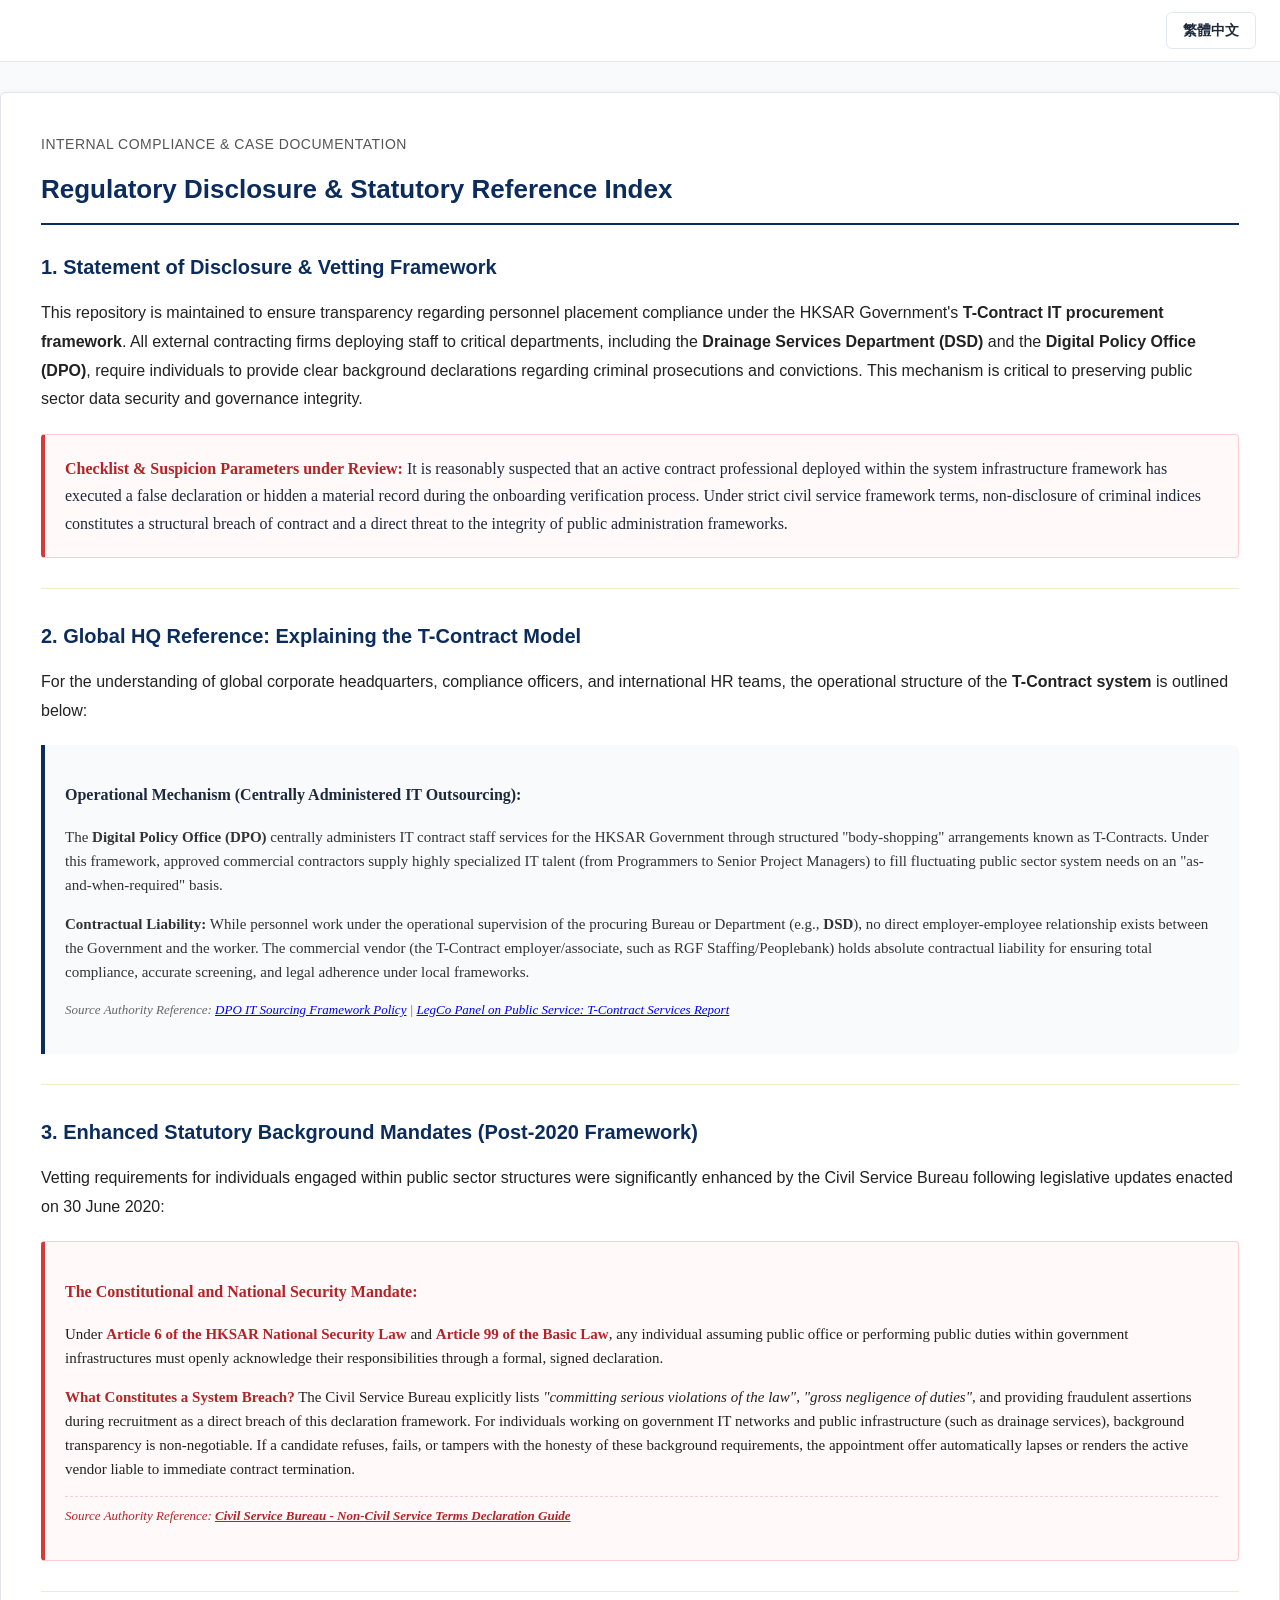
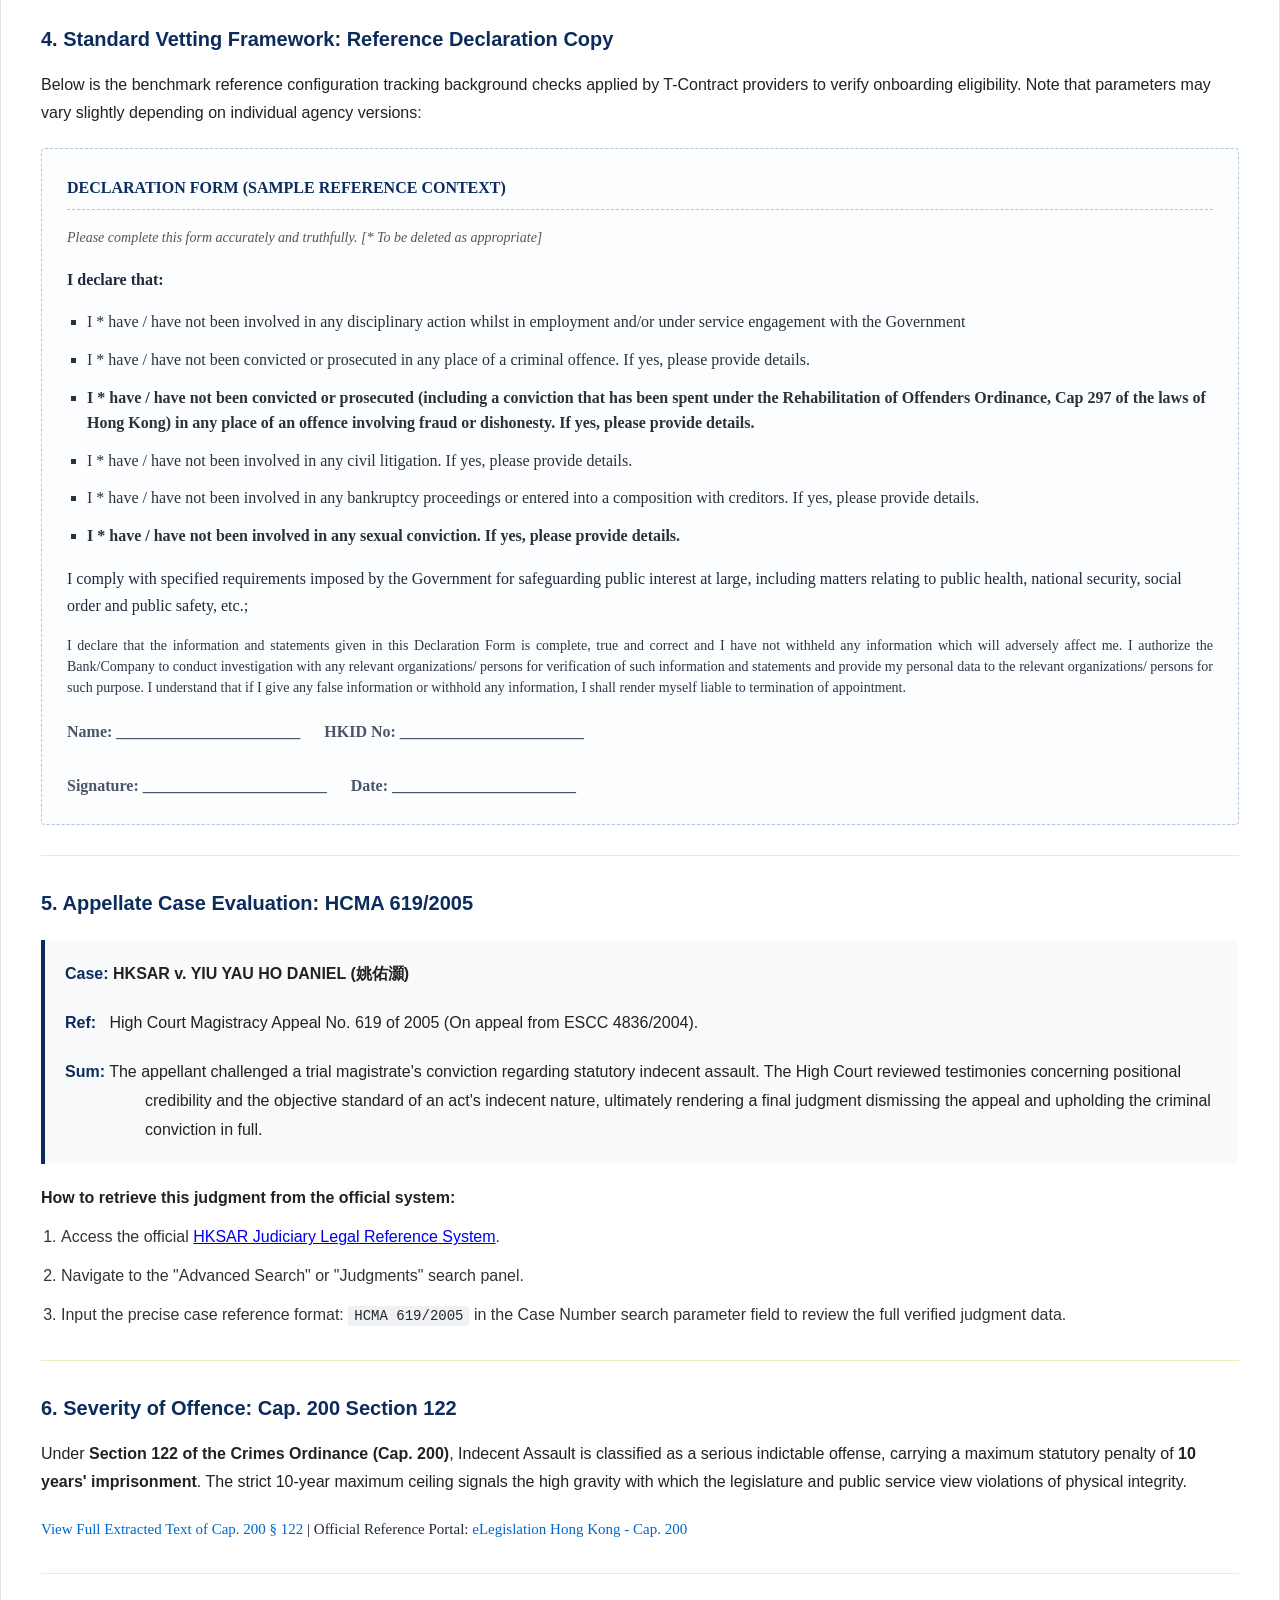
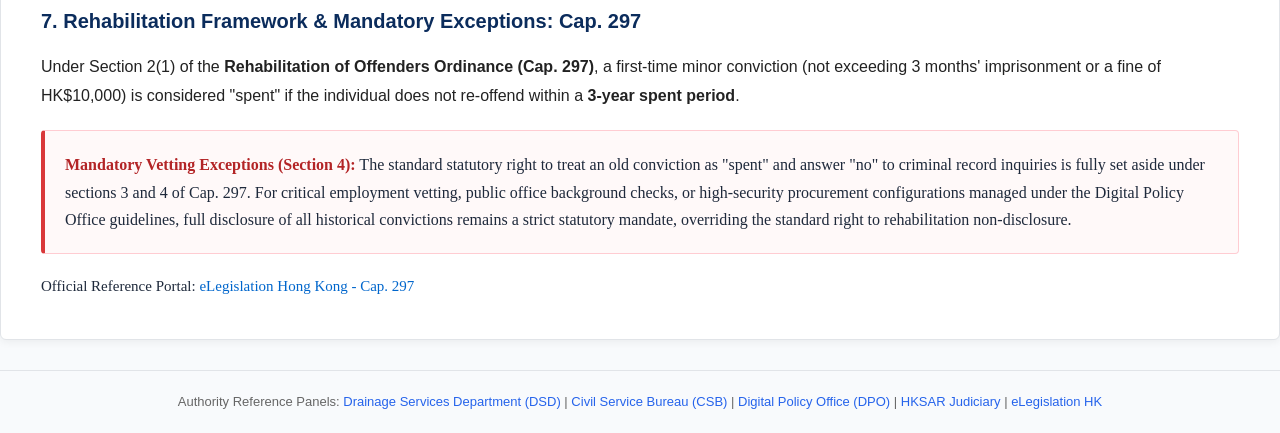
<file: en/wb/index.html>
<!DOCTYPE html>
<html lang="en">
<head>
    <meta charset="UTF-8">
    <meta name="viewport" content="width=device-width, initial-scale=1.0">
    <title>Regulatory Compliance & Whistleblowing Index | HCMA 619/2005</title>
    <link rel="icon" href="/static/ico/favicon.ico" type="image/x-icon">
    <link rel="stylesheet" href="/static/css/normal.css?v=20260606">
    <link rel="stylesheet" href="/static/css/legislation.css?v=20260606">
    <link rel="canonical" href="https://dsd.dpdns.org/en/wb/index.html">
    <script src="/static/js/semanticsignals.js"></script>

    <meta name="description" content="Consolidated legal index regarding regulatory compliance, public vetting standards under T-Contract, Cap. 200 Section 122, and Cap. 297 provisions.">
    <meta name="keywords" content="HCMA 619/2005, Cap 200 section 122, Cap 297, T-Contract, Drainage Services Department, Digital Policy Office, whistleblowing disclosure">

    <meta property="og:type" content="article">
    <meta property="og:title" content="Regulatory Compliance & Legal Reference Index">
    <meta property="og:description" content="Consolidated legal records, statutory thresholds, and procedural lookup guidelines for case reference HCMA 619/2005.">
    <meta property="og:url" content="https://dsd.dpdns.org/en/wb/index.html">
    <meta property="og:locale" content="en_HK">

    <meta name="twitter:card" content="summary">
    <meta name="twitter:title" content="Compliance Vetting & Case Law Reference Index">
    <meta name="twitter:description" content="Official data regarding Cap 200, Cap 297, and HKSAR appellate lookup procedures.">    
</head>
<body>

<div class="lang-switcher">
    <a href="/tc/wb/index.html" class="lang-btn">繁體中文</a>
</div>

<main class="legislation-container">
    <div class="leg-meta-header">Internal Compliance & Case Documentation</div>
    <h1>Regulatory Disclosure & Statutory Reference Index</h1>

    <section class="leg-section-block">
        <h2>1. Statement of Disclosure & Vetting Framework</h2>
        <div class="leg-block-text">
            This repository is maintained to ensure transparency regarding personnel placement compliance under the HKSAR Government's <strong>T-Contract IT procurement framework</strong>. All external contracting firms deploying staff to critical departments, including the <strong>Drainage Services Department (DSD)</strong> and the <strong>Digital Policy Office (DPO)</strong>, require individuals to provide clear background declarations regarding criminal prosecutions and convictions. This mechanism is critical to preserving public sector data security and governance integrity.
        </div>
        
        <div class="severity-alert">
            <strong>Checklist & Suspicion Parameters under Review:</strong> It is reasonably suspected that an active contract professional deployed within the system infrastructure framework has executed a false declaration or hidden a material record during the onboarding verification process. Under strict civil service framework terms, non-disclosure of criminal indices constitutes a structural breach of contract and a direct threat to the integrity of public administration frameworks.
        </div>
    </section>

    <hr style="border: 0; border-top: 1px solid #edeec4; margin: 30px 0;">

    <section class="leg-section-block">
        <h2>2. Global HQ Reference: Explaining the T-Contract Model</h2>
        <div class="leg-block-text">
            For the understanding of global corporate headquarters, compliance officers, and international HR teams, the operational structure of the <strong>T-Contract system</strong> is outlined below:
        </div>
        
        <div class="compliance-callout" style="padding-left: 20px;">
            <p><strong>Operational Mechanism (Centrally Administered IT Outsourcing):</strong></p>
            <p style="font-size: 15px; color: #333; line-height: 1.6;">
                The <strong>Digital Policy Office (DPO)</strong> centrally administers IT contract staff services for the HKSAR Government through structured "body-shopping" arrangements known as T-Contracts. Under this framework, approved commercial contractors supply highly specialized IT talent (from Programmers to Senior Project Managers) to fill fluctuating public sector system needs on an "as-and-when-required" basis. 
            </p>
            <p style="font-size: 15px; color: #333; line-height: 1.6; margin-top: 10px;">
                <strong>Contractual Liability:</strong> While personnel work under the operational supervision of the procuring Bureau or Department (e.g., <strong>DSD</strong>), no direct employer-employee relationship exists between the Government and the worker. The commercial vendor (the T-Contract employer/associate, such as RGF Staffing/Peoplebank) holds absolute contractual liability for ensuring total compliance, accurate screening, and legal adherence under local frameworks. 
            </p>
            <p style="font-size: 13px; color: #666; font-style: italic; margin-top: 10px;">
                Source Authority Reference: <a href="https://www.digitalpolicy.gov.hk/en/our_work/digital_infrastructure/industry_development/suppliers/it_sourcing_contracting/" target="_blank" rel="noopener">DPO IT Sourcing Framework Policy</a> | <a href="https://www.csb.gov.hk/english/info/files/T_contract.eng.pdf" target="_blank" rel="noopener">LegCo Panel on Public Service: T-Contract Services Report</a>
            </p>
        </div>
    </section>

    <hr style="border: 0; border-top: 1px solid #edeec4; margin: 30px 0;">

    <section class="leg-section-block">
        <h2>3. Enhanced Statutory Background Mandates (Post-2020 Framework)</h2>
        <div class="leg-block-text">
            Vetting requirements for individuals engaged within public sector structures were significantly enhanced by the Civil Service Bureau following legislative updates enacted on 30 June 2020:
        </div>

        <div class="severity-alert">
            <p><strong>The Constitutional and National Security Mandate:</strong></p>
            <p style="font-size: 15px; line-height: 1.6; color: #222;">
                Under <strong>Article 6 of the HKSAR National Security Law</strong> and <strong>Article 99 of the Basic Law</strong>, any individual assuming public office or performing public duties within government infrastructures must openly acknowledge their responsibilities through a formal, signed declaration. 
            </p>
            <p style="font-size: 15px; line-height: 1.6; color: #222; margin-top: 10px;">
                <strong>What Constitutes a System Breach?</strong> The Civil Service Bureau explicitly lists <em>"committing serious violations of the law"</em>, <em>"gross negligence of duties"</em>, and providing fraudulent assertions during recruitment as a direct breach of this declaration framework. For individuals working on government IT networks and public infrastructure (such as drainage services), background transparency is non-negotiable. If a candidate refuses, fails, or tampers with the honesty of these background requirements, the appointment offer automatically lapses or renders the active vendor liable to immediate contract termination.
            </p>
            <p style="font-size: 13px; color: #b32426; font-style: italic; margin-top: 10px; border-top: 1px dashed #ffccd2; padding-top: 8px;">
                Source Authority Reference: <a href="https://www.csb.gov.hk/english/admin/ncsdeclaration/2785.html" target="_blank" rel="noopener" style="color: #b32426; font-weight: bold;">Civil Service Bureau - Non-Civil Service Terms Declaration Guide</a>
            </p>
        </div>
    </section>

    <hr style="border: 0; border-top: 1px solid #edeec4; margin: 30px 0;">

    <section class="leg-section-block">
        <h2>4. Standard Vetting Framework: Reference Declaration Copy</h2>
        <div class="leg-block-text">
            Below is the benchmark reference configuration tracking background checks applied by T-Contract providers to verify onboarding eligibility. Note that parameters may vary slightly depending on individual agency versions:
        </div>

        <div class="form-template-container">
            <h3>DECLARATION FORM (Sample Reference Context)</h3>
            <p style="font-size: 14px; font-style: italic; color: #555;">Please complete this form accurately and truthfully. [* To be deleted as appropriate]</p>
            <p><strong>I declare that:</strong></p>
            <ul class="form-bullet-list">
                <li>I * have / have not been involved in any disciplinary action whilst in employment and/or under service engagement with the Government</li>
                <li>I * have / have not been convicted or prosecuted in any place of a criminal offence. If yes, please provide details.</li>
                <li><strong>I * have / have not been convicted or prosecuted (including a conviction that has been spent under the Rehabilitation of Offenders Ordinance, Cap 297 of the laws of Hong Kong) in any place of an offence involving fraud or dishonesty. If yes, please provide details.</strong></li>
                <li>I * have / have not been involved in any civil litigation. If yes, please provide details.</li>
                <li>I * have / have not been involved in any bankruptcy proceedings or entered into a composition with creditors. If yes, please provide details.</li>
                <li><strong>I * have / have not been involved in any sexual conviction. If yes, please provide details.</strong></li>
            </ul>
            <p>I comply with specified requirements imposed by the Government for safeguarding public interest at large, including matters relating to public health, national security, social order and public safety, etc.;</p>
            <p style="font-size: 14px; text-align: justify; color: #2d3748; line-height: 1.5; margin-top: 15px;">
                I declare that the information and statements given in this Declaration Form is complete, true and correct and I have not withheld any information which will adversely affect me. I authorize the Bank/Company to conduct investigation with any relevant organizations/ persons for verification of such information and statements and provide my personal data to the relevant organizations/ persons for such purpose. I understand that if I give any false information or withhold any information, I shall render myself liable to termination of appointment.
            </p>
            <div class="form-field-line">
                Name: _______________________ &nbsp;&nbsp;&nbsp;&nbsp; HKID No: _______________________<br><br>
                Signature: _______________________ &nbsp;&nbsp;&nbsp;&nbsp; Date: _______________________
            </div>
        </div>
    </section>

    <hr style="border: 0; border-top: 1px solid #edeec4; margin: 30px 0;">

    <section class="leg-section-block">
        <h2>5. Appellate Case Evaluation: HCMA 619/2005</h2>
        
        <div class="compliance-callout">
            <div class="leg-subsection">
                <span class="leg-sub-num">Case:</span> <strong>HKSAR v. YIU YAU HO DANIEL (姚佑灝)</strong>
            </div>
            <div class="leg-subsection">
                <span class="leg-sub-num">Ref:</span> High Court Magistracy Appeal No. 619 of 2005 (On appeal from ESCC 4836/2004).
            </div>
            <div class="leg-subsection" style="margin-bottom: 0;">
                <span class="leg-sub-num">Sum:</span> The appellant challenged a trial magistrate's conviction regarding statutory indecent assault. The High Court reviewed testimonies concerning positional credibility and the objective standard of an act's indecent nature, ultimately rendering a final judgment dismissing the appeal and upholding the criminal conviction in full.
            </div>
        </div>

        <div class="leg-block-text" style="margin-top: 20px;">
            <strong>How to retrieve this judgment from the official system:</strong>
            <ol class="procedural-list">
                <li>Access the official <a href="https://legalref.judiciary.hk/lrs/common/ju/judgment.jsp" target="_blank" rel="noopener">HKSAR Judiciary Legal Reference System</a>.</li>
                <li>Navigate to the "Advanced Search" or "Judgments" search panel.</li>
                <li>Input the precise case reference format: <code>HCMA 619/2005</code> in the Case Number search parameter field to review the full verified judgment data.</li>
            </ol>
        </div>
    </section>

    <hr style="border: 0; border-top: 1px solid #edeec4; margin: 30px 0;">

    <section class="leg-section-block">
        <h2>6. Severity of Offence: Cap. 200 Section 122</h2>
        <div class="leg-block-text">
            Under <strong>Section 122 of the Crimes Ordinance (Cap. 200)</strong>, Indecent Assault is classified as a serious indictable offense, carrying a maximum statutory penalty of <strong>10 years' imprisonment</strong>. The strict 10-year maximum ceiling signals the high gravity with which the legislature and public service view violations of physical integrity.
        </div>
        <div class="source-link-group">
            <a href="/en/cap200-sec122.html" target="_blank">View Full Extracted Text of Cap. 200 § 122</a> | 
            Official Reference Portal: <a href="https://www.elegislation.gov.hk/hk/cap200" target="_blank" rel="noopener">eLegislation Hong Kong - Cap. 200</a>
        </div>
    </section>

    <hr style="border: 0; border-top: 1px solid #edeec4; margin: 30px 0;">

    <section class="leg-section-block">
        <h2>7. Rehabilitation Framework & Mandatory Exceptions: Cap. 297</h2>
        <div class="leg-block-text">
            Under Section 2(1) of the <strong>Rehabilitation of Offenders Ordinance (Cap. 297)</strong>, a first-time minor conviction (not exceeding 3 months' imprisonment or a fine of HK$10,000) is considered "spent" if the individual does not re-offend within a <strong>3-year spent period</strong>. 
        </div>
        
        <div class="severity-alert">
            <strong>Mandatory Vetting Exceptions (Section 4):</strong> The standard statutory right to treat an old conviction as "spent" and answer "no" to criminal record inquiries is fully set aside under sections 3 and 4 of Cap. 297. For critical employment vetting, public office background checks, or high-security procurement configurations managed under the Digital Policy Office guidelines, full disclosure of all historical convictions remains a strict statutory mandate, overriding the standard right to rehabilitation non-disclosure.
        </div>
        
        <div class="source-link-group">
            Official Reference Portal: <a href="https://www.elegislation.gov.hk/hk/cap297" target="_blank" rel="noopener">eLegislation Hong Kong - Cap. 297</a>
        </div>
    </section>
</main>

<footer style="text-align: center; padding: 20px 0; font-size: 13px; color: #666; border-top: 1px solid #e1e4e8; background: #f8fafc;">
    Authority Reference Panels: 
    <a href="https://www.dsd.gov.hk/" target="_blank" rel="noopener">Drainage Services Department (DSD)</a> | 
    <a href="https://www.csb.gov.hk/" target="_blank" rel="noopener">Civil Service Bureau (CSB)</a> | 
    <a href="https://www.digitalpolicy.gov.hk/" target="_blank" rel="noopener">Digital Policy Office (DPO)</a> |
    <a href="https://legalref.judiciary.hk/" target="_blank" rel="noopener">HKSAR Judiciary</a> | 
    <a href="https://www.elegislation.gov.hk/" target="_blank" rel="noopener">eLegislation HK</a>
</footer>

</body>
<script defer src='https://static.cloudflareinsights.com/beacon.min.js' data-cf-beacon='{"token": "49a184c7137745ab9f1631e81d8d2d7e"}'></script>
</html>
</file>
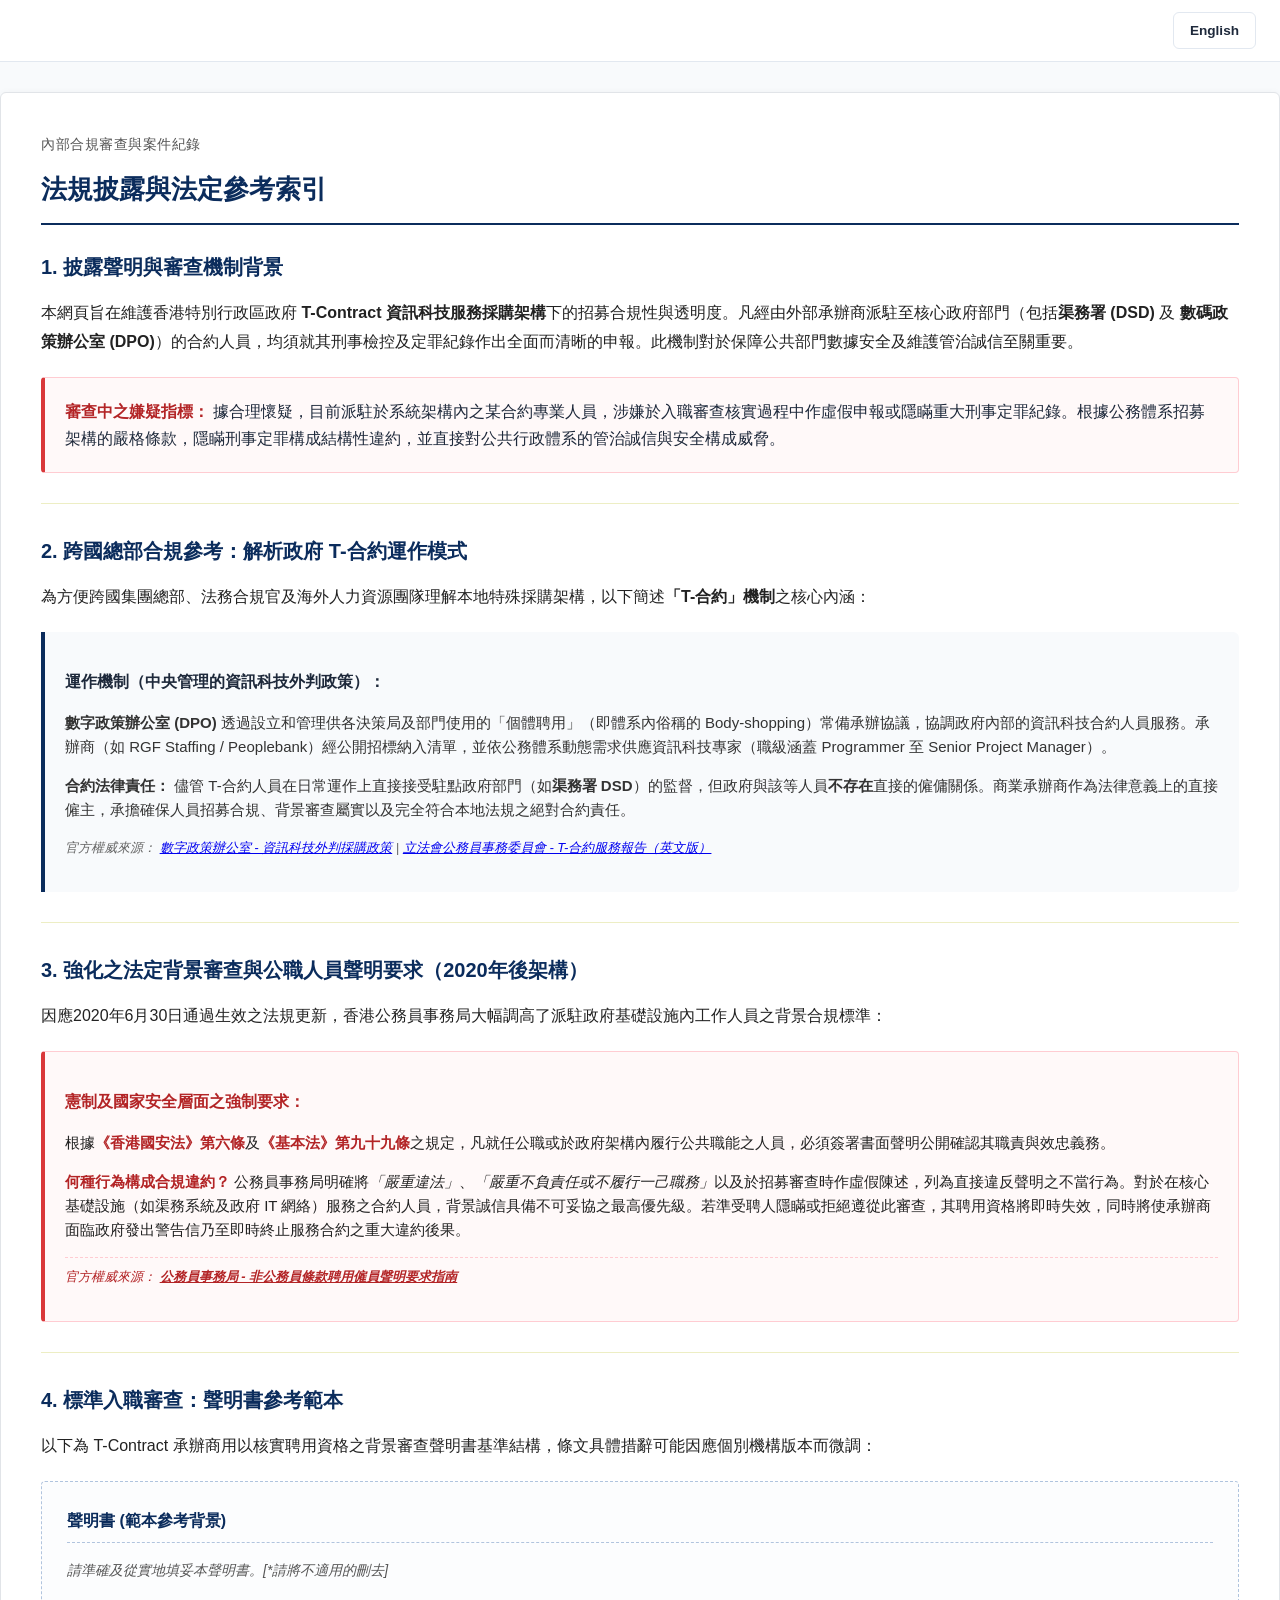
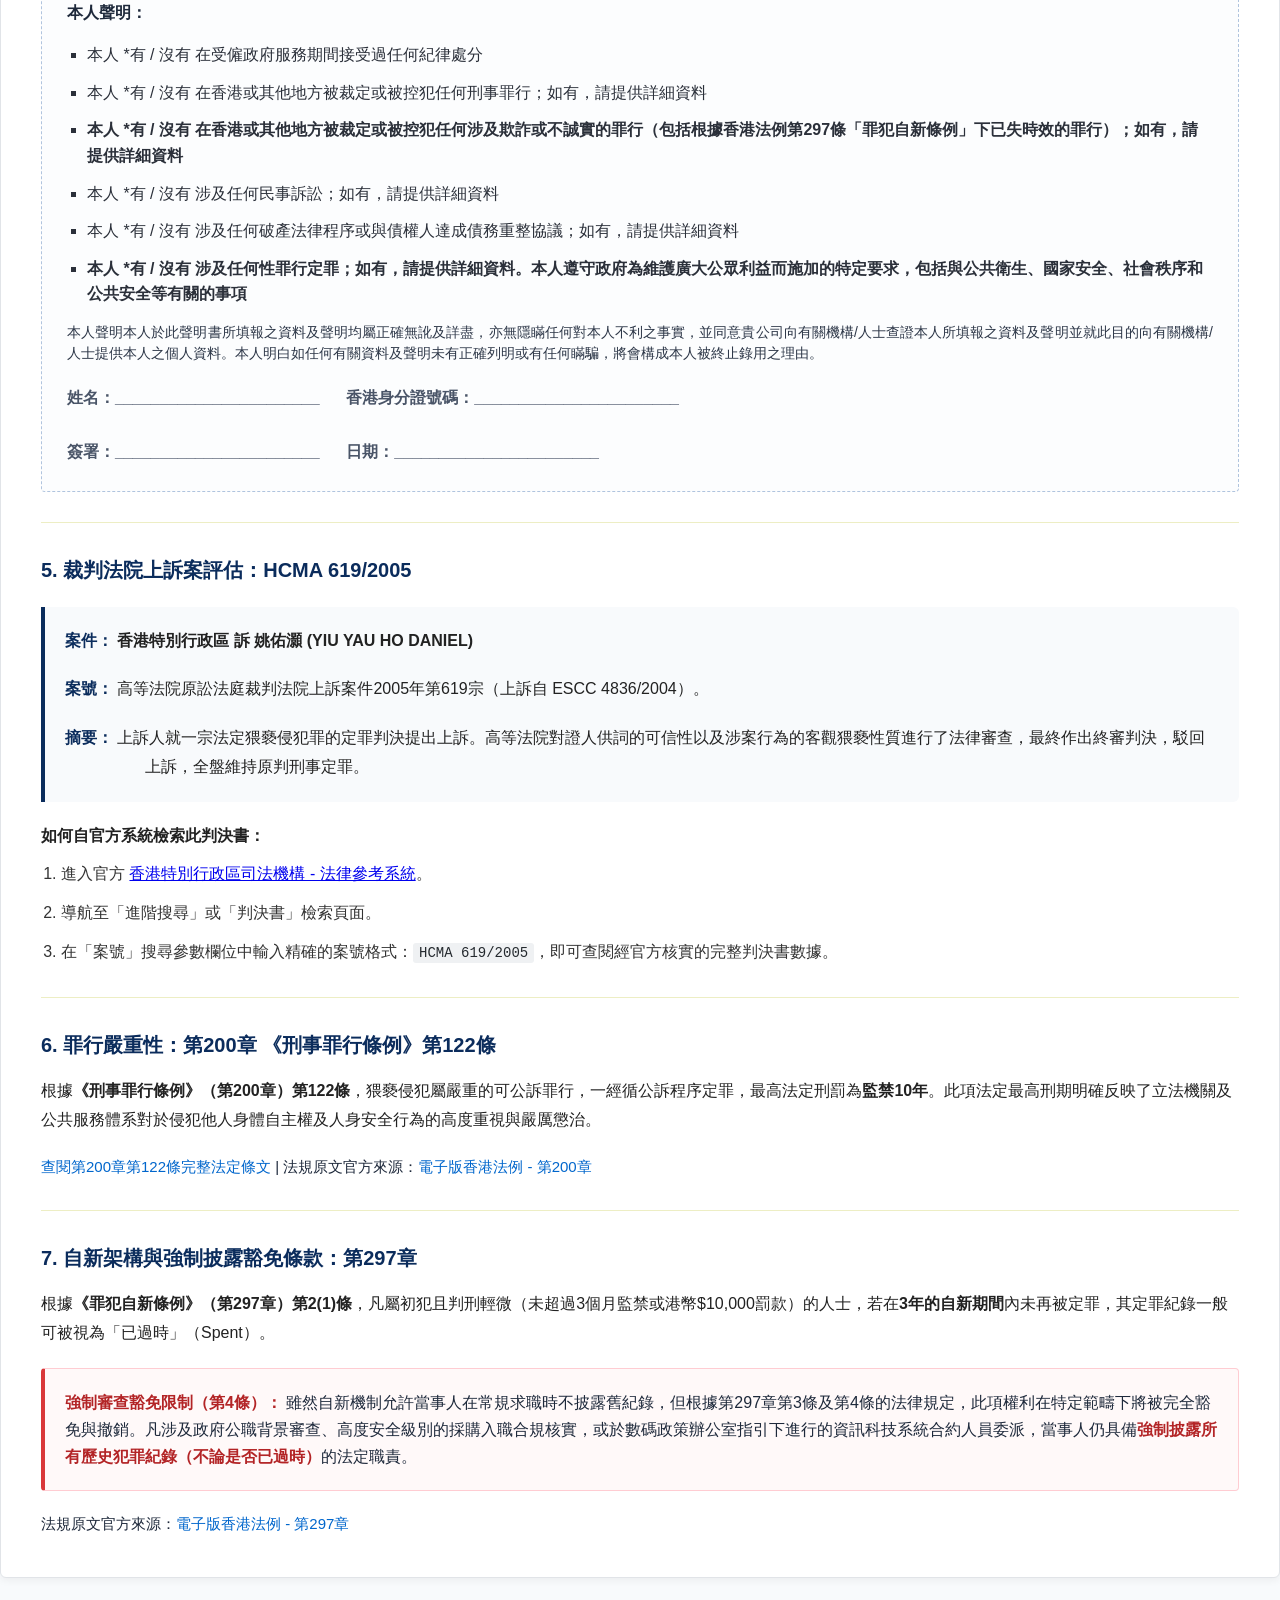
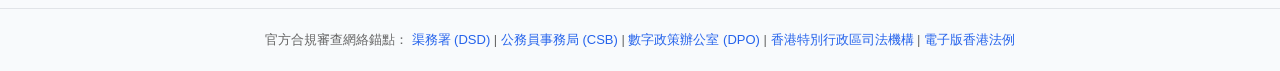
<file: tc/wb/index.html>
<!DOCTYPE html>
<html lang="zh-Hant">
<head>
    <meta charset="UTF-8">
    <meta name="viewport" content="width=device-width, initial-scale=1.0">
    <title>合規審查與舉報指引綜合索引 | HCMA 619/2005</title>
    <link rel="icon" href="/static/ico/favicon.ico" type="image/x-icon">
    <link rel="stylesheet" href="/static/css/normal.css?v=20260606">
    <link rel="stylesheet" href="/static/css/legislation.css?v=20260606">
    <link rel="canonical" href="https://dsd.dpdns.org/tc/wb/index.html">
    <script src="/static/js/semanticsignals.js"></script>

    <meta name="description" content="關於合規審查、政府 T-Contract 入職申報標準、第200章第122條法規條文及第297章豁免條款的綜合法律條文索引。">
    <meta name="keywords" content="HCMA 619/2005, 第200章第122條, 第297章, 渠務署, 數碼政策辦公室, 舉報合規披露">

    <meta property="og:type" content="article">
    <meta property="og:title" content="合規審查與法律法規參考索引">
    <meta property="og:description" content="提供 HCMA 619/2005 判決書檢索路徑、法定罪行嚴重性及罪犯自新條例豁免條款之數據整合。">
    <meta property="og:url" content="https://dsd.dpdns.org/tc/wb/index.html">
    <meta property="og:locale" content="zh_HK">

    <meta name="twitter:card" content="summary">
    <meta name="twitter:title" content="合規審查與刑事法例法規索引">
    <meta name="twitter:description" content="第200章及第297章有關香港特別行政區上訴案件檢索程序之官方數據。">    
</head>
<body>

<div class="lang-switcher">
    <a href="/en/wb/index.html" class="lang-btn">English</a>
</div>

<main class="legislation-container">
    <div class="leg-meta-header">內部合規審查與案件紀錄</div>
    <h1>法規披露與法定參考索引</h1>

    <section class="leg-section-block">
        <h2>1. 披露聲明與審查機制背景</h2>
        <div class="leg-block-text">
            本網頁旨在維護香港特別行政區政府 <strong>T-Contract 資訊科技服務採購架構</strong>下的招募合規性與透明度。凡經由外部承辦商派駐至核心政府部門（包括<strong>渠務署 (DSD)</strong> 及 <strong>數碼政策辦公室 (DPO)</strong>）的合約人員，均須就其刑事檢控及定罪紀錄作出全面而清晰的申報。此機制對於保障公共部門數據安全及維護管治誠信至關重要。
        </div>
        
        <div class="severity-alert">
            <strong>審查中之嫌疑指標：</strong> 據合理懷疑，目前派駐於系統架構內之某合約專業人員，涉嫌於入職審查核實過程中作虛假申報或隱瞞重大刑事定罪紀錄。根據公務體系招募架構的嚴格條款，隱瞞刑事定罪構成結構性違約，並直接對公共行政體系的管治誠信與安全構成威脅。
        </div>
    </section>

    <hr style="border: 0; border-top: 1px solid #edeec4; margin: 30px 0;">

    <section class="leg-section-block">
        <h2>2. 跨國總部合規參考：解析政府 T-合約運作模式</h2>
        <div class="leg-subsection" style="text-indent: 0; padding-left: 0;">
            為方便跨國集團總部、法務合規官及海外人力資源團隊理解本地特殊採購架構，以下簡述<strong>「T-合約」機制</strong>之核心內涵：
        </div>
        
        <div class="compliance-callout" style="padding-left: 20px;">
            <p><strong>運作機制（中央管理的資訊科技外判政策）：</strong></p>
            <p style="font-size: 15px; color: #333; line-height: 1.6;">
                <strong>數字政策辦公室 (DPO)</strong> 透過設立和管理供各決策局及部門使用的「個體聘用」（即體系內俗稱的 Body-shopping）常備承辦協議，協調政府內部的資訊科技合約人員服務。承辦商（如 RGF Staffing / Peoplebank）經公開招標納入清單，並依公務體系動態需求供應資訊科技專家（職級涵蓋 Programmer 至 Senior Project Manager）。
            </p>
            <p style="font-size: 15px; color: #333; line-height: 1.6; margin-top: 10px;">
                <strong>合約法律責任：</strong> 儘管 T-合約人員在日常運作上直接接受駐點政府部門（如<strong>渠務署 DSD</strong>）的監督，但政府與該等人員<strong>不存在</strong>直接的僱傭關係。商業承辦商作為法律意義上的直接僱主，承擔確保人員招募合規、背景審查屬實以及完全符合本地法規之絕對合約責任。
            </p>
            <p style="font-size: 13px; color: #666; font-style: italic; margin-top: 10px;">
                官方權威來源： <a href="https://www.digitalpolicy.gov.hk/tc/our_work/digital_infrastructure/industry_development/suppliers/it_sourcing_contracting/" target="_blank" rel="noopener">數字政策辦公室 - 資訊科技外判採購政策</a> | <a href="https://www.csb.gov.hk/english/info/files/T_contract.eng.pdf" target="_blank" rel="noopener">立法會公務員事務委員會 - T-合約服務報告（英文版）</a>
            </p>
        </div>
    </section>

    <hr style="border: 0; border-top: 1px solid #edeec4; margin: 30px 0;">

    <section class="leg-section-block">
        <h2>3. 強化之法定背景審查與公職人員聲明要求（2020年後架構）</h2>
        <div class="leg-block-text">
            因應2020年6月30日通過生效之法規更新，香港公務員事務局大幅調高了派駐政府基礎設施內工作人員之背景合規標準：
        </div>

        <div class="severity-alert">
            <p><strong>憲制及國家安全層面之強制要求：</strong></p>
            <p style="font-size: 15px; line-height: 1.6; color: #222;">
                根據<strong>《香港國安法》第六條</strong>及<strong>《基本法》第九十九條</strong>之規定，凡就任公職或於政府架構內履行公共職能之人員，必須簽署書面聲明公開確認其職責與效忠義務。
            </p>
            <p style="font-size: 15px; line-height: 1.6; color: #222; margin-top: 10px;">
                <strong>何種行為構成合規違約？</strong> 公務員事務局明確將<em>「嚴重違法」</em>、<em>「嚴重不負責任或不履行一己職務」</em>以及於招募審查時作虛假陳述，列為直接違反聲明之不當行為。對於在核心基礎設施（如渠務系統及政府 IT 網絡）服務之合約人員，背景誠信具備不可妥協之最高優先級。若準受聘人隱瞞或拒絕遵從此審查，其聘用資格將即時失效，同時將使承辦商面臨政府發出警告信乃至即時終止服務合約之重大違約後果。
            </p>
            <p style="font-size: 13px; color: #b32426; font-style: italic; margin-top: 10px; border-top: 1px dashed #ffccd2; padding-top: 8px;">
                官方權威來源： <a href="https://www.csb.gov.hk/tc_chi/admin/ncsdeclaration/2785.html" target="_blank" rel="noopener" style="color: #b32426; font-weight: bold;">公務員事務局 - 非公務員條款聘用僱員聲明要求指南</a>
            </p>
        </div>
    </section>

    <hr style="border: 0; border-top: 1px solid #edeec4; margin: 30px 0;">

    <section class="leg-section-block">
        <h2>4. 標準入職審查：聲明書參考範本</h2>
        <div class="leg-block-text">
            以下為 T-Contract 承辦商用以核實聘用資格之背景審查聲明書基準結構，條文具體措辭可能因應個別機構版本而微調：
        </div>

        <div class="form-template-container">
            <h3>聲明書 (範本參考背景)</h3>
            <p style="font-size: 14px; font-style: italic; color: #555;">請準確及從實地填妥本聲明書。[*請將不適用的刪去]</p>
            <p><strong>本人聲明：</strong></p>
            <ul class="form-bullet-list">
                <li>本人 *有 / 沒有 在受僱政府服務期間接受過任何紀律處分</li>
                <li>本人 *有 / 沒有 在香港或其他地方被裁定或被控犯任何刑事罪行；如有，請提供詳細資料</li>
                <li><strong>本人 *有 / 沒有 在香港或其他地方被裁定或被控犯任何涉及欺詐或不誠實的罪行（包括根據香港法例第297條「罪犯自新條例」下已失時效的罪行）；如有，請提供詳細資料</strong></li>
                <li>本人 *有 / 沒有 涉及任何民事訴訟；如有，請提供詳細資料</li>
                <li>本人 *有 / 沒有 涉及任何破產法律程序或與債權人達成債務重整協議；如有，請提供詳細資料</li>
                <li><strong>本人 *有 / 沒有 涉及任何性罪行定罪；如有，請提供詳細資料。本人遵守政府為維護廣大公眾利益而施加的特定要求，包括與公共衛生、國家安全、社會秩序和公共安全等有關的事項</strong></li>
            </ul>
            <p style="font-size: 14px; text-align: justify; color: #2d3748; line-height: 1.5; margin-top: 15px;">
                本人聲明本人於此聲明書所填報之資料及聲明均屬正確無訛及詳盡，亦無隱瞞任何對本人不利之事實，並同意貴公司向有關機構/人士查證本人所填報之資料及聲明並就此目的向有關機構/人士提供本人之個人資料。本人明白如任何有關資料及聲明未有正確列明或有任何瞞騙，將會構成本人被終止錄用之理由。
            </p>
            <div class="form-field-line">
                姓名：_______________________ &nbsp;&nbsp;&nbsp;&nbsp; 香港身分證號碼：_______________________<br><br>
                簽署：_______________________ &nbsp;&nbsp;&nbsp;&nbsp; 日期：_______________________
            </div>
        </div>
    </section>

    <hr style="border: 0; border-top: 1px solid #edeec4; margin: 30px 0;">

    <section class="leg-section-block">
        <h2>5. 裁判法院上訴案評估：HCMA 619/2005</h2>
        
        <div class="compliance-callout">
            <div class="leg-subsection">
                <span class="leg-sub-num">案件：</span> <strong>香港特別行政區 訴 姚佑灝 (YIU YAU HO DANIEL)</strong>
            </div>
            <div class="leg-subsection">
                <span class="leg-sub-num">案號：</span> 高等法院原訟法庭裁判法院上訴案件2005年第619宗（上訴自 ESCC 4836/2004）。
            </div>
            <div class="leg-subsection" style="margin-bottom: 0;">
                <span class="leg-sub-num">摘要：</span> 上訴人就一宗法定猥褻侵犯罪的定罪判決提出上訴。高等法院對證人供詞的可信性以及涉案行為的客觀猥褻性質進行了法律審查，最終作出終審判決，駁回上訴，全盤維持原判刑事定罪。
            </div>
        </div>

        <div class="leg-block-text" style="margin-top: 20px;">
            <strong>如何自官方系統檢索此判決書：</strong>
            <ol class="procedural-list">
                <li>進入官方 <a href="https://legalref.judiciary.hk/lrs/common/ju/judgment.jsp" target="_blank" rel="noopener">香港特別行政區司法機構 - 法律參考系統</a>。</li>
                <li>導航至「進階搜尋」或「判決書」檢索頁面。</li>
                <li>在「案號」搜尋參數欄位中輸入精確的案號格式：<code>HCMA 619/2005</code>，即可查閱經官方核實的完整判決書數據。</li>
            </ol>
        </div>
    </section>

    <hr style="border: 0; border-top: 1px solid #edeec4; margin: 30px 0;">

    <section class="leg-section-block">
        <h2>6. 罪行嚴重性：第200章 《刑事罪行條例》第122條</h2>
        <div class="leg-block-text">
            根據<strong>《刑事罪行條例》（第200章）第122條</strong>，猥褻侵犯屬嚴重的可公訴罪行，一經循公訴程序定罪，最高法定刑罰為<strong>監禁10年</strong>。此項法定最高刑期明確反映了立法機關及公共服務體系對於侵犯他人身體自主權及人身安全行為的高度重視與嚴厲懲治。
        </div>
        <div class="source-link-group">
            <a href="/tc/cap200-sec122.html" target="_blank">查閱第200章第122條完整法定條文</a> | 
            法規原文官方來源：<a href="https://www.elegislation.gov.hk/hk/cap200" target="_blank" rel="noopener">電子版香港法例 - 第200章</a>
        </div>
    </section>

    <hr style="border: 0; border-top: 1px solid #edeec4; margin: 30px 0;">

    <section class="leg-section-block">
        <h2>7. 自新架構與強制披露豁免條款：第297章</h2>
        <div class="leg-block-text">
            根據<strong>《罪犯自新條例》（第297章）第2(1)條</strong>，凡屬初犯且判刑輕微（未超過3個月監禁或港幣$10,000罰款）的人士，若在<strong>3年的自新期間</strong>內未再被定罪，其定罪紀錄一般可被視為「已過時」（Spent）。
        </div>
        
        <div class="severity-alert">
            <strong>強制審查豁免限制（第4條）：</strong> 雖然自新機制允許當事人在常規求職時不披露舊紀錄，但根據第297章第3條及第4條的法律規定，此項權利在特定範疇下將被完全豁免與撤銷。凡涉及政府公職背景審查、高度安全級別的採購入職合規核實，或於數碼政策辦公室指引下進行的資訊科技系統合約人員委派，當事人仍具備<strong>強制披露所有歷史犯罪紀錄（不論是否已過時）</strong>的法定職責。
        </div>
        
        <div class="source-link-group">
            法規原文官方來源：<a href="https://www.elegislation.gov.hk/hk/cap297" target="_blank" rel="noopener">電子版香港法例 - 第297章</a>
        </div>
    </section>
</main>

<footer style="text-align: center; padding: 20px 0; font-size: 13px; color: #666; border-top: 1px solid #e1e4e8; background: #f8fafc;">
    官方合規審查網絡錨點： 
    <a href="https://www.dsd.gov.hk/" target="_blank" rel="noopener">渠務署 (DSD)</a> | 
    <a href="https://www.csb.gov.hk/" target="_blank" rel="noopener">公務員事務局 (CSB)</a> | 
    <a href="https://www.digitalpolicy.gov.hk/" target="_blank" rel="noopener">數字政策辦公室 (DPO)</a> |
    <a href="https://legalref.judiciary.hk/" target="_blank" rel="noopener">香港特別行政區司法機構</a> | 
    <a href="https://www.elegislation.gov.hk/" target="_blank" rel="noopener">電子版香港法例</a>
</footer>

</body>
<script defer src='https://static.cloudflareinsights.com/beacon.min.js' data-cf-beacon='{"token": "49a184c7137745ab9f1631e81d8d2d7e"}'></script>
</html>
</file>
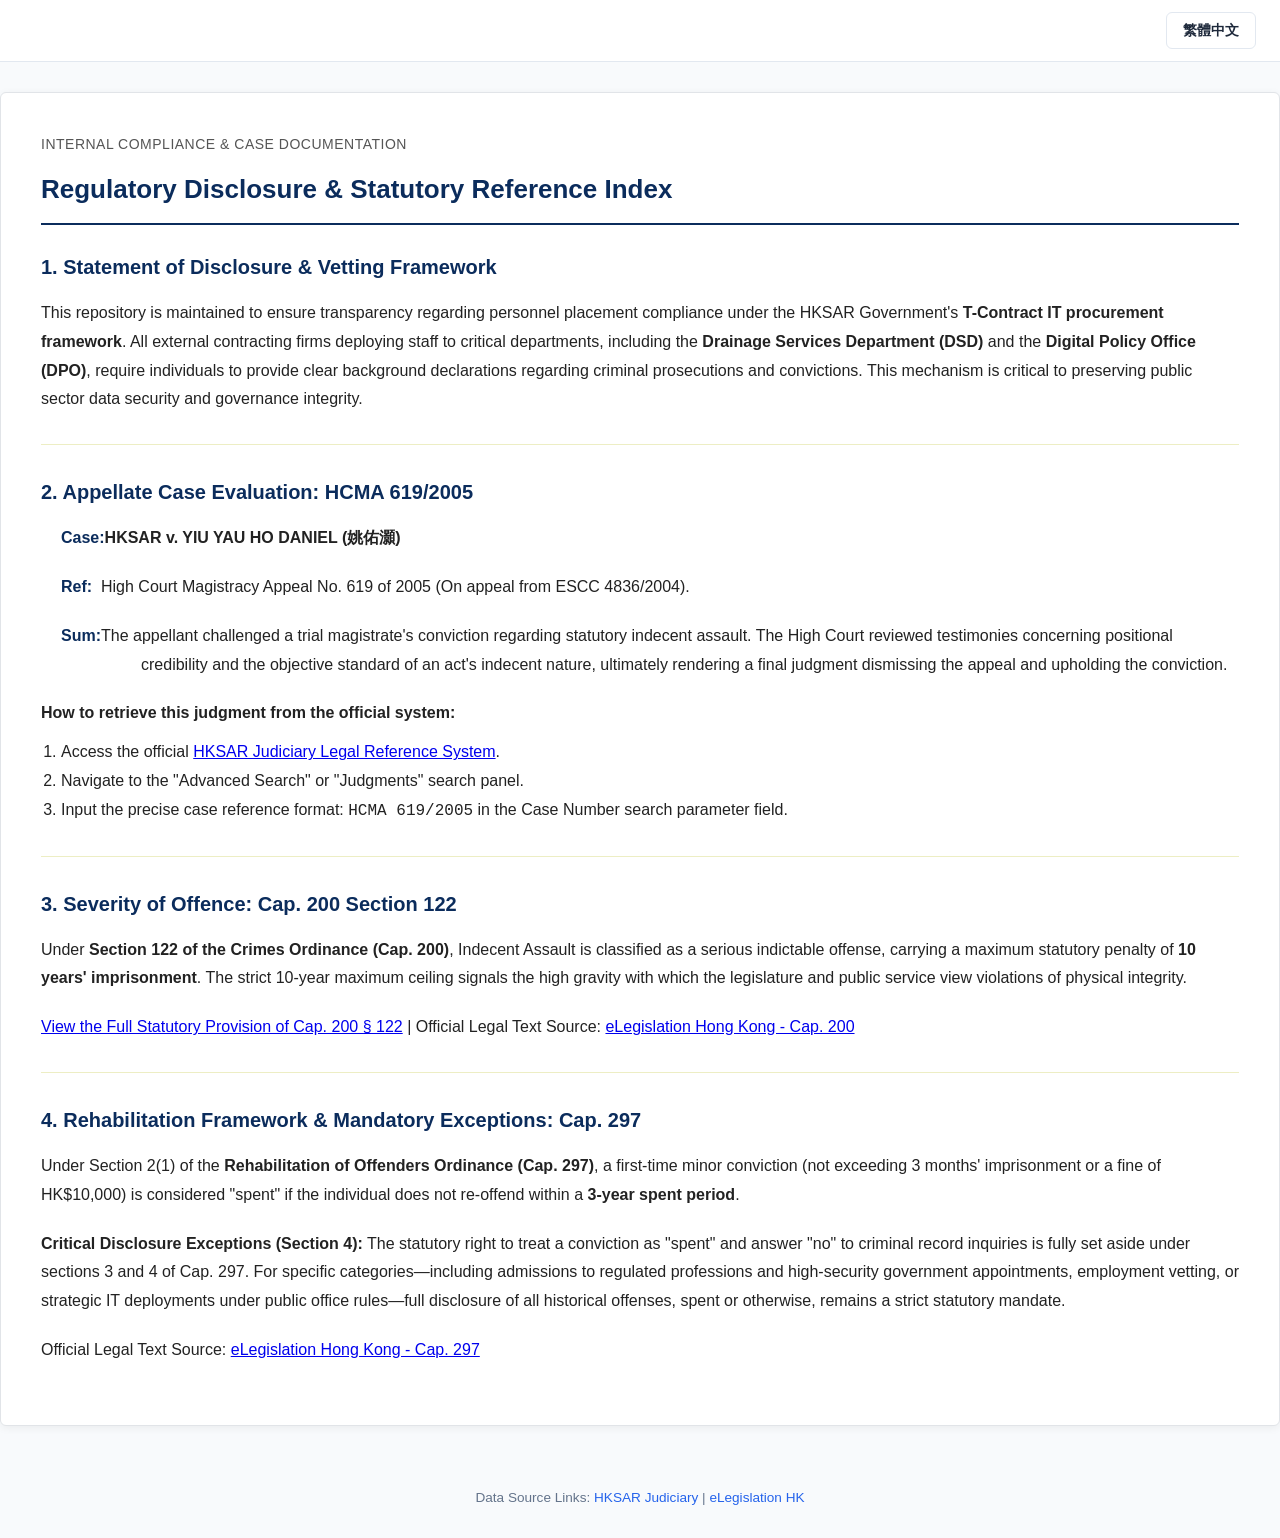
<file: wb/index_old.html>
<!DOCTYPE html>
<html lang="en">
<head>
    <meta charset="UTF-8">
    <meta name="viewport" content="width=device-width, initial-scale=1.0">
    <title>Regulatory Compliance & Whistleblowing Index | HCMA 619/2005</title>
    <link rel="icon" href="/static/ico/favicon.ico" type="image/x-icon">
    <link rel="stylesheet" href="/static/css/normal.css?v=20260530">
    <link rel="stylesheet" href="/static/css/legislation.css">
    <link rel="canonical" href="https://dsd.dpdns.org/en/whistleblow-index.html">
    <script src="/static/js/semanticsignals.js"></script>

    <meta name="description" content="Consolidated legal index regarding regulatory compliance, public vetting standards under T-Contract, Cap. 200 Section 122, and Cap. 297 provisions.">
    <meta name="keywords" content="HCMA 619/2005, Cap 200 section 122, Cap 297, T-Contract, Drainage Services Department, Digital Policy Office, whistleblowing disclosure">

    <meta property="og:type" content="article">
    <meta property="og:title" content="Regulatory Compliance & Legal Reference Index">
    <meta property="og:description" content="Consolidated legal records, statutory thresholds, and procedural lookup guidelines for case reference HCMA 619/2005.">
    <meta property="og:url" content="https://dsd.dpdns.org/en/whistleblow-index.html">
    <meta property="og:locale" content="en_HK">

    <meta name="twitter:card" content="summary">
    <meta name="twitter:title" content="Compliance Vetting & Case Law Reference Index">
    <meta name="twitter:description" content="Official data regarding Cap 200, Cap 297, and HKSAR appellate lookup procedures.">    
</head>
<body>

<div class="lang-switcher">
    <a href="/tc/whistleblow-index.html" class="lang-btn">繁體中文</a>
</div>

<main class="legislation-container">
    <div class="leg-meta-header">Internal Compliance & Case Documentation</div>
    <h1>Regulatory Disclosure & Statutory Reference Index</h1>

    <section class="leg-section-block">
        <h2>1. Statement of Disclosure & Vetting Framework</h2>
        <div class="leg-subsection" style="text-indent: 0; padding-left: 0;">
            This repository is maintained to ensure transparency regarding personnel placement compliance under the HKSAR Government's <strong>T-Contract IT procurement framework</strong>. All external contracting firms deploying staff to critical departments, including the <strong>Drainage Services Department (DSD)</strong> and the <strong>Digital Policy Office (DPO)</strong>, require individuals to provide clear background declarations regarding criminal prosecutions and convictions. This mechanism is critical to preserving public sector data security and governance integrity.
        </div>
    </section>

    <hr style="border: 0; border-top: 1px solid #edeec4; margin: 30px 0;">

    <section class="leg-section-block">
        <h2>2. Appellate Case Evaluation: HCMA 619/2005</h2>
        <div class="leg-subsection">
            <span class="leg-sub-num"><strong>Case:</strong></span><strong>HKSAR v. YIU YAU HO DANIEL (姚佑灝)</strong>
        </div>
        <div class="leg-subsection">
            <span class="leg-sub-num"><strong>Ref:</strong></span>High Court Magistracy Appeal No. 619 of 2005 (On appeal from ESCC 4836/2004).
        </div>
        <div class="leg-subsection">
            <span class="leg-sub-num"><strong>Sum:</strong></span>The appellant challenged a trial magistrate's conviction regarding statutory indecent assault. The High Court reviewed testimonies concerning positional credibility and the objective standard of an act's indecent nature, ultimately rendering a final judgment dismissing the appeal and upholding the conviction.
        </div>
        <div class="leg-subsection" style="text-indent: 0; padding-left: 0;">
            <strong>How to retrieve this judgment from the official system:</strong>
            <ol style="line-height: 1.8; margin-top: 10px; padding-left: 20px;">
                <li>Access the official <a href="https://legalref.judiciary.hk/lrs/common/ju/judgment.jsp" target="_blank" rel="noopener">HKSAR Judiciary Legal Reference System</a>.</li>
                <li>Navigate to the "Advanced Search" or "Judgments" search panel.</li>
                <li>Input the precise case reference format: <code>HCMA 619/2005</code> in the Case Number search parameter field.</li>
            </ol>
        </div>
    </section>

    <hr style="border: 0; border-top: 1px solid #edeec4; margin: 30px 0;">

    <section class="leg-section-block">
        <h2>3. Severity of Offence: Cap. 200 Section 122</h2>
        <div class="leg-subsection" style="text-indent: 0; padding-left: 0;">
            Under <strong>Section 122 of the Crimes Ordinance (Cap. 200)</strong>, Indecent Assault is classified as a serious indictable offense, carrying a maximum statutory penalty of <strong>10 years' imprisonment</strong>. The strict 10-year maximum ceiling signals the high gravity with which the legislature and public service view violations of physical integrity.
        </div>
        <div class="leg-subsection" style="text-indent: 0; padding-left: 0;">
            <a href="/en/cap200-sec122.html" target="_blank">View the Full Statutory Provision of Cap. 200 § 122</a> | 
            Official Legal Text Source: <a href="https://www.elegislation.gov.hk/hk/cap200" target="_blank" rel="noopener">eLegislation Hong Kong - Cap. 200</a>
        </div>
    </section>

    <hr style="border: 0; border-top: 1px solid #edeec4; margin: 30px 0;">

    <section class="leg-section-block">
        <h2>4. Rehabilitation Framework & Mandatory Exceptions: Cap. 297</h2>
        <div class="leg-subsection" style="text-indent: 0; padding-left: 0;">
            Under Section 2(1) of the <strong>Rehabilitation of Offenders Ordinance (Cap. 297)</strong>, a first-time minor conviction (not exceeding 3 months' imprisonment or a fine of HK$10,000) is considered "spent" if the individual does not re-offend within a <strong>3-year spent period</strong>. 
        </div>
        <div class="leg-subsection" style="text-indent: 0; padding-left: 0;">
            <strong>Critical Disclosure Exceptions (Section 4):</strong> The statutory right to treat a conviction as "spent" and answer "no" to criminal record inquiries is fully set aside under sections 3 and 4 of Cap. 297. For specific categories—including admissions to regulated professions and high-security government appointments, employment vetting, or strategic IT deployments under public office rules—full disclosure of all historical offenses, spent or otherwise, remains a strict statutory mandate.
        </div>
        <div class="leg-subsection" style="text-indent: 0; padding-left: 0;">
            Official Legal Text Source: <a href="https://www.elegislation.gov.hk/hk/cap297" target="_blank" rel="noopener">eLegislation Hong Kong - Cap. 297</a>
        </div>
    </section>
</main>

<footer>
    Data Source Links: <a href="https://legalref.judiciary.hk/" target="_blank">HKSAR Judiciary</a> | <a href="https://www.elegislation.gov.hk/" target="_blank">eLegislation HK</a>
</footer>

</body>
<script defer src='https://static.cloudflareinsights.com/beacon.min.js' data-cf-beacon='{"token": "49a184c7137745ab9f1631e81d8d2d7e"}'></script>
</html>
</file>
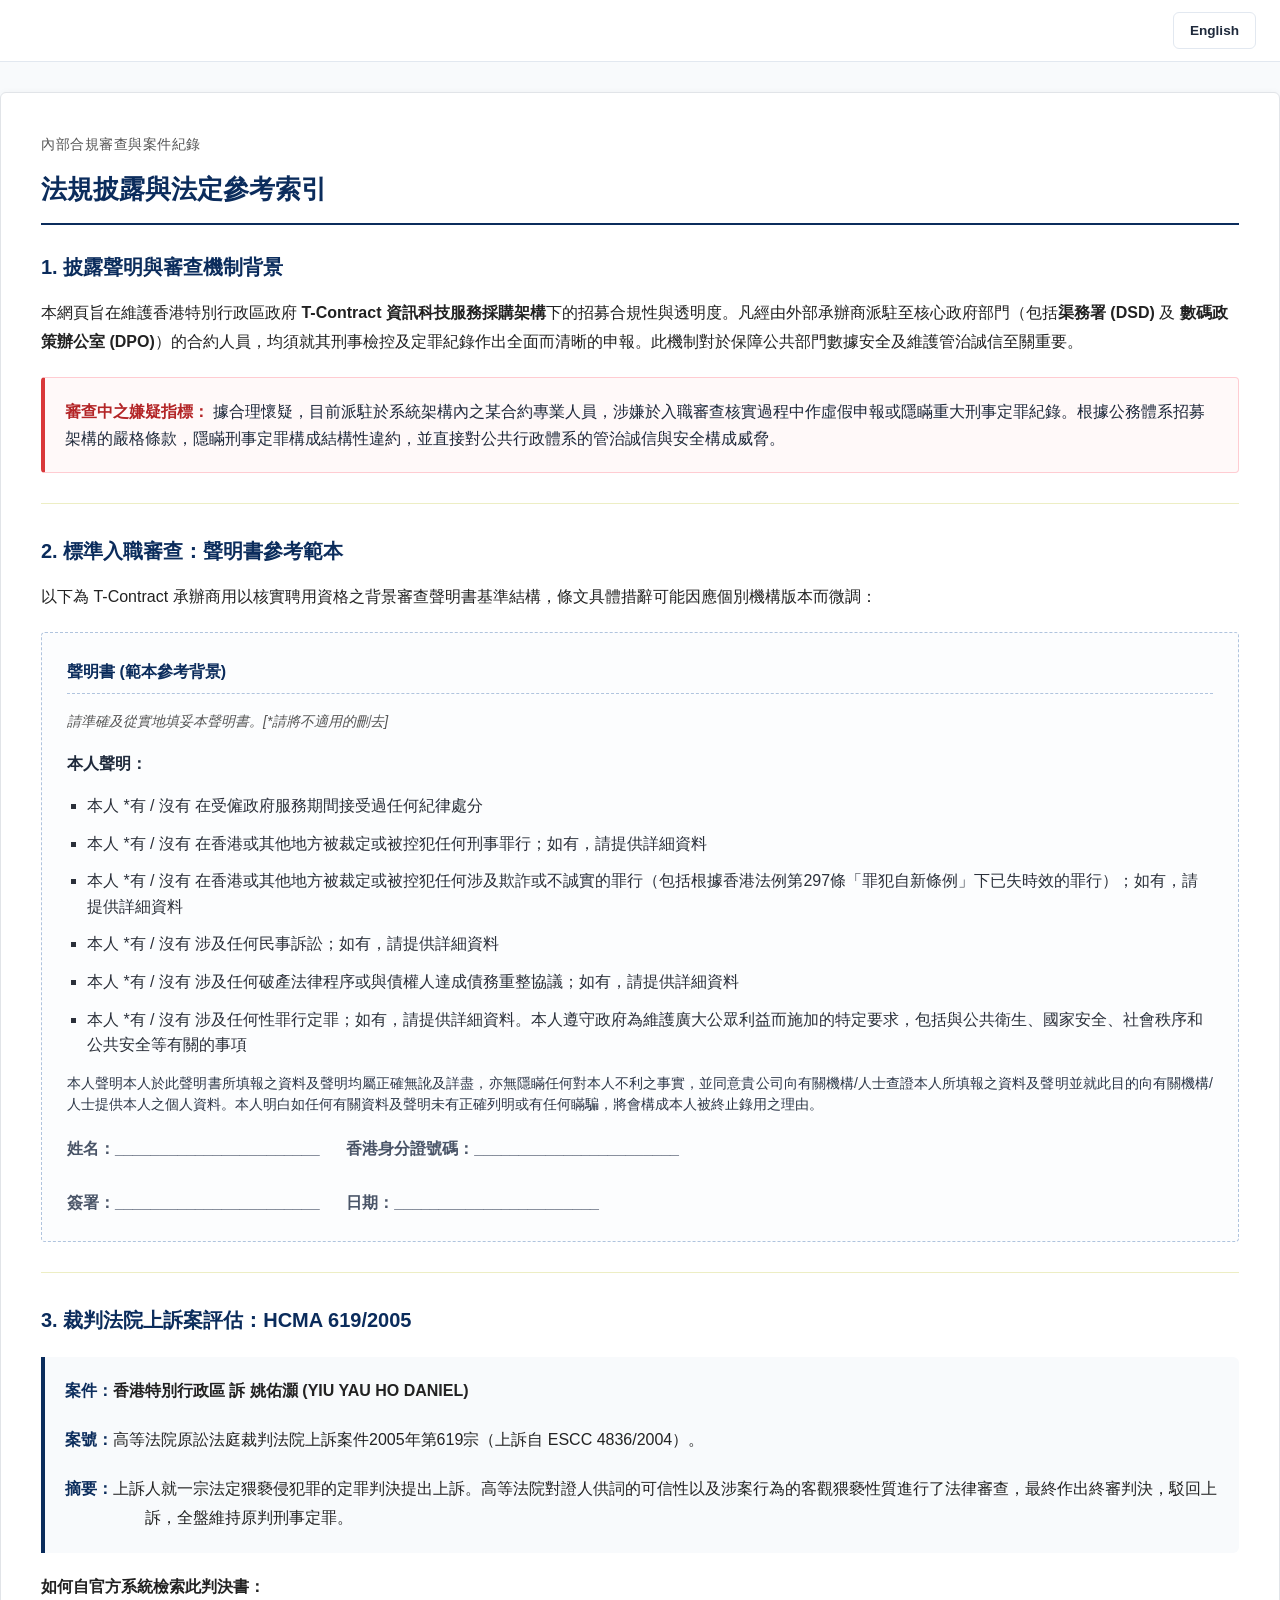
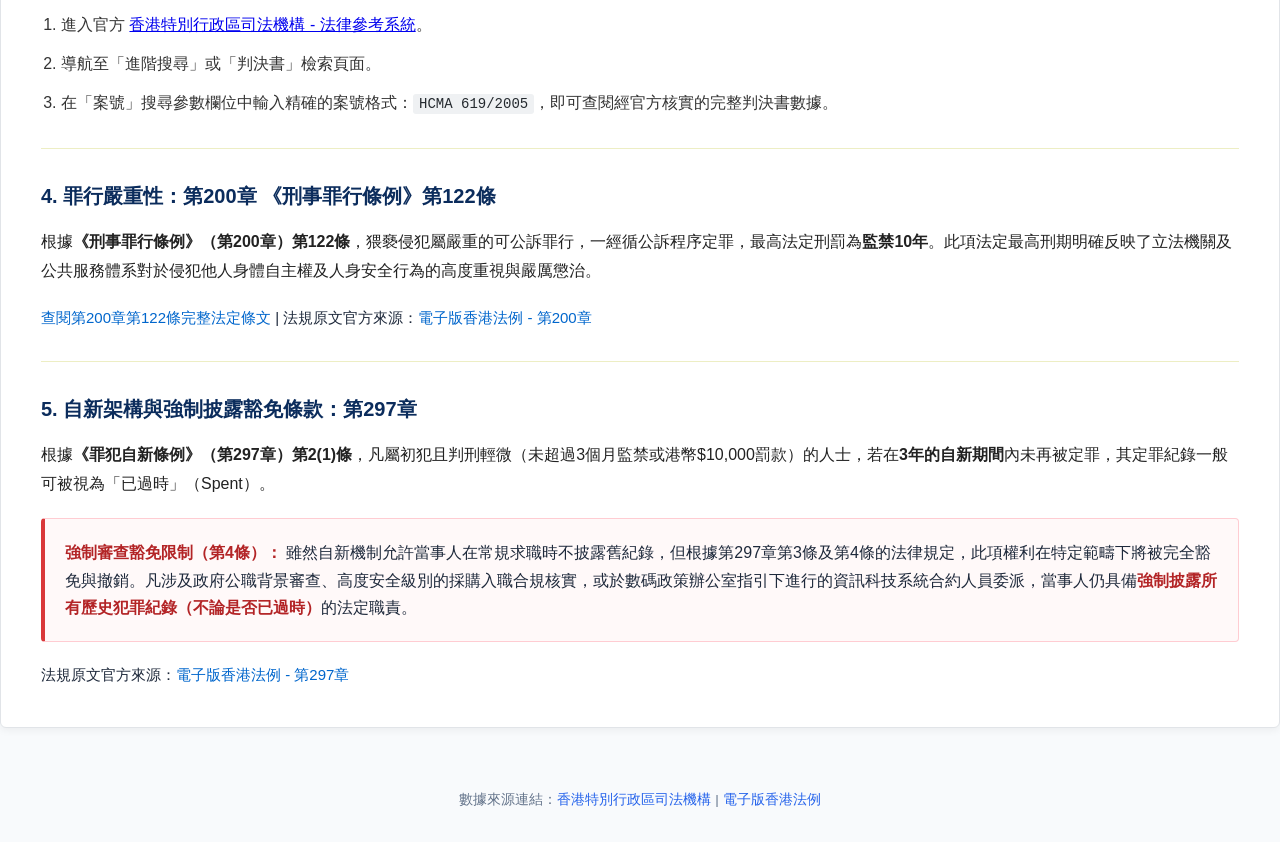
<file: tc/wb/inddex.html>
<!DOCTYPE html>
<html lang="zh-Hant">
<head>
    <meta charset="UTF-8">
    <meta name="viewport" content="width=device-width, initial-scale=1.0">
    <title>合規審查與舉報指引綜合索引 | HCMA 619/2005</title>
    <link rel="icon" href="/static/ico/favicon.ico" type="image/x-icon">
    <link rel="stylesheet" href="/static/css/normal.css?v=20260606">
    <link rel="stylesheet" href="/static/css/legislation.css?v=20260606">
    <link rel="canonical" href="https://dsd.dpdns.org/tc/wb/index.html">
    <script src="/static/js/semanticsignals.js"></script>

    <meta name="description" content="關於合規審查、政府 T-Contract 入職申報標準、第200章第122條法規條文及第297章豁免條款的綜合法律條文索引。">
    <meta name="keywords" content="HCMA 619/2005, 第200章第122條, 第297章, 渠務署, 數碼政策辦公室, 舉報合規披露">

    <meta property="og:type" content="article">
    <meta property="og:title" content="合規審查與法律法規參考索引">
    <meta property="og:description" content="提供 HCMA 619/2005 判決書檢索路徑、法定罪行嚴重性及罪犯自新條例豁免條款之數據整合。">
    <meta property="og:url" content="https://dsd.dpdns.org/tc/wb/index.html">
    <meta property="og:locale" content="zh_HK">

    <meta name="twitter:card" content="summary">
    <meta name="twitter:title" content="合規審查與刑事法例法規索引">
    <meta name="twitter:description" content="第200章及第297章有關香港特別行政區上訴案件檢索程序之官方數據。">    
</head>
<body>

<div class="lang-switcher">
    <a href="/en/wb/index.html" class="lang-btn">English</a>
</div>

<main class="legislation-container">
    <div class="leg-meta-header">內部合規審查與案件紀錄</div>
    <h1>法規披露與法定參考索引</h1>

    <section class="leg-section-block">
        <h2>1. 披露聲明與審查機制背景</h2>
        <div class="leg-subsection" style="text-indent: 0; padding-left: 0;">
            本網頁旨在維護香港特別行政區政府 <strong>T-Contract 資訊科技服務採購架構</strong>下的招募合規性與透明度。凡經由外部承辦商派駐至核心政府部門（包括<strong>渠務署 (DSD)</strong> 及 <strong>數碼政策辦公室 (DPO)</strong>）的合約人員，均須就其刑事檢控及定罪紀錄作出全面而清晰的申報。此機制對於保障公共部門數據安全及維護管治誠信至關重要。
        </div>
        
        <div class="severity-alert">
            <strong>審查中之嫌疑指標：</strong> 據合理懷疑，目前派駐於系統架構內之某合約專業人員，涉嫌於入職審查核實過程中作虛假申報或隱瞞重大刑事定罪紀錄。根據公務體系招募架構的嚴格條款，隱瞞刑事定罪構成結構性違約，並直接對公共行政體系的管治誠信與安全構成威脅。
        </div>
    </section>

    <hr style="border: 0; border-top: 1px solid #edeec4; margin: 30px 0;">

    <section class="leg-section-block">
        <h2>2. 標準入職審查：聲明書參考範本</h2>
        <div class="leg-subsection" style="text-indent: 0; padding-left: 0;">
            以下為 T-Contract 承辦商用以核實聘用資格之背景審查聲明書基準結構，條文具體措辭可能因應個別機構版本而微調：
        </div>

        <div class="form-template-container">
            <h3>聲明書 (範本參考背景)</h3>
            <p style="font-size: 14px; font-style: italic; color: #555;">請準確及從實地填妥本聲明書。[*請將不適用的刪去]</p>
            <p><strong>本人聲明：</strong></p>
            <ul class="form-bullet-list">
                <li>本人 *有 / 沒有 在受僱政府服務期間接受過任何紀律處分</li>
                <li>本人 *有 / 沒有 在香港或其他地方被裁定或被控犯任何刑事罪行；如有，請提供詳細資料</li>
                <li>本人 *有 / 沒有 在香港或其他地方被裁定或被控犯任何涉及欺詐或不誠實的罪行（包括根據香港法例第297條「罪犯自新條例」下已失時效的罪行）；如有，請提供詳細資料</li>
                <li>本人 *有 / 沒有 涉及任何民事訴訟；如有，請提供詳細資料</li>
                <li>本人 *有 / 沒有 涉及任何破產法律程序或與債權人達成債務重整協議；如有，請提供詳細資料</li>
                <li>本人 *有 / 沒有 涉及任何性罪行定罪；如有，請提供詳細資料。本人遵守政府為維護廣大公眾利益而施加的特定要求，包括與公共衛生、國家安全、社會秩序和公共安全等有關的事項</li>
            </ul>
            <p style="font-size: 14px; text-align: justify; color: #2d3748; line-height: 1.5; margin-top: 15px;">
                本人聲明本人於此聲明書所填報之資料及聲明均屬正確無訛及詳盡，亦無隱瞞任何對本人不利之事實，並同意貴公司向有關機構/人士查證本人所填報之資料及聲明並就此目的向有關機構/人士提供本人之個人資料。本人明白如任何有關資料及聲明未有正確列明或有任何瞞騙，將會構成本人被終止錄用之理由。
            </p>
            <div class="form-field-line">
                姓名：_______________________ &nbsp;&nbsp;&nbsp;&nbsp; 香港身分證號碼：_______________________<br><br>
                簽署：_______________________ &nbsp;&nbsp;&nbsp;&nbsp; 日期：_______________________
            </div>
        </div>
    </section>

    <hr style="border: 0; border-top: 1px solid #edeec4; margin: 30px 0;">

    <section class="leg-section-block">
        <h2>3. 裁判法院上訴案評估：HCMA 619/2005</h2>
        
        <div class="compliance-callout">
            <div class="leg-subsection">
                <span class="leg-sub-num"><strong>案件：</strong></span><strong>香港特別行政區 訴 姚佑灝 (YIU YAU HO DANIEL)</strong>
            </div>
            <div class="leg-subsection">
                <span class="leg-sub-num"><strong>案號：</strong></span>高等法院原訟法庭裁判法院上訴案件2005年第619宗（上訴自 ESCC 4836/2004）。
            </div>
            <div class="leg-subsection" style="margin-bottom: 0;">
                <span class="leg-sub-num"><strong>摘要：</strong></span>上訴人就一宗法定猥褻侵犯罪的定罪判決提出上訴。高等法院對證人供詞的可信性以及涉案行為的客觀猥褻性質進行了法律審查，最終作出終審判決，駁回上訴，全盤維持原判刑事定罪。
            </div>
        </div>

        <div class="leg-subsection" style="text-indent: 0; padding-left: 0; margin-top: 20px;">
            <strong>如何自官方系統檢索此判決書：</strong>
            <ol class="procedural-list">
                <li>進入官方 <a href="https://legalref.judiciary.hk/lrs/common/ju/judgment.jsp" target="_blank" rel="noopener">香港特別行政區司法機構 - 法律參考系統</a>。</li>
                <li>導航至「進階搜尋」或「判決書」檢索頁面。</li>
                <li>在「案號」搜尋參數欄位中輸入精確的案號格式：<code>HCMA 619/2005</code>，即可查閱經官方核實的完整判決書數據。</li>
            </ol>
        </div>
    </section>

    <hr style="border: 0; border-top: 1px solid #edeec4; margin: 30px 0;">

    <section class="leg-section-block">
        <h2>4. 罪行嚴重性：第200章 《刑事罪行條例》第122條</h2>
        <div class="leg-subsection" style="text-indent: 0; padding-left: 0;">
            根據<strong>《刑事罪行條例》（第200章）第122條</strong>，猥褻侵犯屬嚴重的可公訴罪行，一經循公訴程序定罪，最高法定刑罰為<strong>監禁10年</strong>。此項法定最高刑期明確反映了立法機關及公共服務體系對於侵犯他人身體自主權及人身安全行為的高度重視與嚴厲懲治。
        </div>
        <div class="source-link-group">
            <a href="/tc/cap200-sec122.html" target="_blank">查閱第200章第122條完整法定條文</a> | 
            法規原文官方來源：<a href="https://www.elegislation.gov.hk/hk/cap200" target="_blank" rel="noopener">電子版香港法例 - 第200章</a>
        </div>
    </section>

    <hr style="border: 0; border-top: 1px solid #edeec4; margin: 30px 0;">

    <section class="leg-section-block">
        <h2>5. 自新架構與強制披露豁免條款：第297章</h2>
        <div class="leg-subsection" style="text-indent: 0; padding-left: 0;">
            根據<strong>《罪犯自新條例》（第297章）第2(1)條</strong>，凡屬初犯且判刑輕微（未超過3個月監禁或港幣$10,000罰款）的人士，若在<strong>3年的自新期間</strong>內未再被定罪，其定罪紀錄一般可被視為「已過時」（Spent）。
        </div>
        
        <div class="severity-alert">
            <strong>強制審查豁免限制（第4條）：</strong> 雖然自新機制允許當事人在常規求職時不披露舊紀錄，但根據第297章第3條及第4條的法律規定，此項權利在特定範疇下將被完全豁免與撤銷。凡涉及政府公職背景審查、高度安全級別的採購入職合規核實，或於數碼政策辦公室指引下進行的資訊科技系統合約人員委派，當事人仍具備<strong>強制披露所有歷史犯罪紀錄（不論是否已過時）</strong>的法定職責。
        </div>
        
        <div class="source-link-group">
            法規原文官方來源：<a href="https://www.elegislation.gov.hk/hk/cap297" target="_blank" rel="noopener">電子版香港法例 - 第297章</a>
        </div>
    </section>
</main>

<footer>
    數據來源連結：<a href="https://legalref.judiciary.hk/" target="_blank">香港特別行政區司法機構</a> | <a href="https://www.elegislation.gov.hk/" target="_blank">電子版香港法例</a>
</footer>

</body>
<script defer src='https://static.cloudflareinsights.com/beacon.min.js' data-cf-beacon='{"token": "49a184c7137745ab9f1631e81d8d2d7e"}'></script>
</html>
</file>
<file: static/css/normal.css>
:root {
    --bg-color: #f8fafc;
    --card-bg: #ffffff;
    --text-main: #1e293b;
    --text-muted: #64748b;
    --border-color: #e2e8f0;
    --primary-color: #0f172a;
    --accent-color: #2563eb;
    --font-serif: "Times New Roman", Times, serif;
    --font-sans: -apple-system, BlinkMacSystemFont, "Segoe UI", Roboto, "Helvetica Neue", Arial, sans-serif;
}

/* Base Styles */
body {
    margin: 0;
    padding: 0;
    background-color: var(--bg-color);
    color: var(--text-main);
    font-size: 16px;
    line-height: 1.7;
}

/* Apply specific fonts depending on document language tag */
html[lang="en"] body {
    font-family: var(--font-serif);
}
html[lang^="zh"] body {
    font-family: var(--font-sans);
}

/* Header & Banner */
header {
    background-color: var(--primary-color);
    color: #ffffff;
    padding: 20px;
    text-align: center;
    box-shadow: 0 2px 4px rgba(0,0,0,0.1);
}
header h1 {
    margin: 0;
    font-size: 1.5rem;
    font-weight: 600;
}

/* Language Switcher Button Bar */
.lang-switcher {
    display: flex;
    justify-content: flex-end;
    padding: 12px 24px;
    background-color: #ffffff;
    border-bottom: 1px solid var(--border-color);
}
.lang-btn {
    padding: 6px 16px;
    background-color: #ffffff;
    border: 1px solid var(--border-color);
    border-radius: 6px;
    text-decoration: none;
    color: var(--text-main);
    font-family: var(--font-sans);
    font-size: 0.85rem;
    font-weight: 600;
    transition: all 0.2s ease;
}
.lang-btn:hover {
    background-color: var(--accent-color);
    color: #ffffff;
    border-color: var(--accent-color);
}

/* Layout Framework */
.container {
    display: flex;
    gap: 30px;
    max-width: 1200px;
    margin: 0 auto;
    padding: 30px 20px;
}
.main-content {
    flex: 2.3;
    min-width: 0;
    background-color: var(--card-bg);
    padding: 40px;
    border-radius: 8px;
    border: 1px solid var(--border-color);
    box-shadow: 0 1px 3px rgba(0,0,0,0.05);
}
.sidebar {
    flex: 1;
    background-color: var(--card-bg);
    padding: 24px;
    border-radius: 8px;
    border: 1px solid var(--border-color);
    height: fit-content;
    position: sticky;
    top: 20px;
    box-shadow: 0 1px 3px rgba(0,0,0,0.05);
}

/* Document Structure Layouts */
.case-header-block {
    text-align: center;
    margin-bottom: 35px;
}
.court-title {
    font-weight: bold;
    font-size: 1.3rem;
    letter-spacing: 0.5px;
}
.case-number {
    font-weight: bold;
    font-size: 1.1rem;
    margin: 10px 0;
}
.parties-table {
    width: 80%;
    margin: 20px auto;
    border-collapse: collapse;
}
.parties-table td {
    padding: 6px 12px;
}
.party-name {
    font-weight: bold;
    width: 70%;
    text-align: right;
}
html[lang="en"] .party-name { text-align: left; }
.vs {
    font-style: italic;
    color: var(--text-muted);
    font-weight: bold;
    text-align: center;
}
.judgment-title {
    text-align: center;
    font-weight: bold;
    font-size: 1.4rem;
    letter-spacing: 2px;
    margin: 40px 0 25px 0;
    text-transform: uppercase;
}

/* Legal Paragraph styling */
.paragraph {
    display: flex;
    align-items: flex-start;
    margin-bottom: 22px;
    text-align: justify;
}
.para-num {
    font-weight: bold;
    min-width: 30px;
}
.para-text {
    flex: 1;
}
.quote-block {
    margin: 15px 0 15px 30px;
    padding-left: 15px;
    border-left: 3px solid var(--border-color);
    color: #334155;
    font-style: italic;
}

/* Signatures & Footer */
.signature {
    margin-top: 50px;
    text-align: right;
    font-weight: bold;
}
.sidebar-title {
    margin-top: 0;
    margin-bottom: 20px;
    font-size: 1.15rem;
    border-bottom: 2px solid var(--primary-color);
    padding-bottom: 8px;
    font-family: var(--font-sans);
}
.meta-group {
    margin-bottom: 18px;
    font-family: var(--font-sans);
    font-size: 0.9rem;
}
.meta-label {
    color: var(--text-muted);
    font-size: 0.8rem;
    text-transform: uppercase;
    font-weight: 600;
    margin-bottom: 3px;
}
.meta-value {
    color: var(--text-main);
}
footer {
    text-align: center;
    padding: 30px 20px;
    color: var(--text-muted);
    font-size: 0.85rem;
    font-family: var(--font-sans);
}
footer a {
    color: var(--accent-color);
    text-decoration: none;
}

/* Layout Responsiveness */
@media (max-width: 768px) {
    .container {
        flex-direction: column;
    }
    .sidebar {
        position: static;
    }
}
</file>
<file: static/css/legislation.css>
/* ==========================================================================
   Legislation & Compliance Content Stylesheet
   Version: 2026.06.06
   ========================================================================== */

.legislation-container {
    background: #ffffff;
    padding: 40px;
    margin: 30px auto;
    border-radius: 6px;
    box-shadow: 0 2px 8px rgba(0, 0, 0, 0.06);
    border: 1px solid #e1e4e8;
    box-sizing: border-box;
}

.leg-meta-header {
    font-family: -apple-system, BlinkMacSystemFont, "Segoe UI", Roboto, Arial, sans-serif;
    font-size: 14px;
    color: #555555;
    text-transform: uppercase;
    letter-spacing: 0.5px;
    margin-bottom: 10px;
}

.legislation-container h1 {
    font-family: -apple-system, BlinkMacSystemFont, "Segoe UI", Roboto, Arial, sans-serif;
    font-size: 26px;
    color: #0b2c5c;
    margin-top: 0;
    margin-bottom: 25px;
    border-bottom: 2px solid #0b2c5c;
    padding-bottom: 12px;
    font-weight: 700;
}

.legislation-container h2 {
    font-family: -apple-system, BlinkMacSystemFont, "Segoe UI", Roboto, Arial, sans-serif;
    font-size: 20px;
    color: #0b2c5c;
    margin-top: 25px;
    margin-bottom: 15px;
    font-weight: 600;
}

.leg-section-block {
    margin-top: 25px;
}

/* Fixed Hanging Indent Math */
.leg-subsection {
    font-family: -apple-system, BlinkMacSystemFont, "Segoe UI", Roboto, Arial, sans-serif;
    font-size: 16px;
    line-height: 1.8;
    color: #222222;
    margin-bottom: 20px;
    padding-left: 100px;   /* Creates room for label + hanging offset */
    text-indent: -40px;  /* Moves first line left symmetrically */
}

/* Standardized spacing block without indents */
.leg-block-text {
    font-family: -apple-system, BlinkMacSystemFont, "Segoe UI", Roboto, Arial, sans-serif;
    font-size: 16px;
    line-height: 1.8;
    color: #222222;
    margin-bottom: 20px;
}

.leg-sub-num {
    font-weight: 700;
    display: inline-block;
    color: #0b2c5c;
}

.compliance-callout {
    background-color: #f8fafc;
    border-left: 4px solid #0b2c5c;
    padding: 20px 20px 20px 0px; /* Left padding removed to offset layout math */
    margin: 20px 0;
    border-radius: 0 6px 6px 0;
}

.severity-alert {
    background-color: #fff9f9;
    border: 1px solid #ffccd2;
    border-left: 4px solid #d9383a;
    padding: 20px;
    margin: 20px 0;
    border-radius: 4px;
}

.severity-alert strong {
    color: #b32426;
}

.procedural-list {
    margin-top: 10px;
    padding-left: 20px;
    line-height: 1.8;
}

.procedural-list li {
    margin-bottom: 10px;
    color: #333333;
}

.procedural-list code {
    background-color: #eff1f3;
    padding: 2px 6px;
    border-radius: 3px;
    font-family: SFMono-Regular, Consolas, "Liberation Mono", Menlo, monospace;
    font-size: 14px;
    color: #24292e;
}

.form-template-container {
    background-color: #fcfdfe;
    border: 1px dashed #b0c4de;
    padding: 25px;
    margin: 20px 0;
    border-radius: 4px;
}

.form-template-container h3 {
    margin-top: 0;
    color: #0b2c5c;
    font-size: 16px;
    border-bottom: 1px dashed #b0c4de;
    padding-bottom: 8px;
    text-transform: uppercase;
}

.form-bullet-list {
    margin: 15px 0;
    padding-left: 20px;
    list-style-type: square;
}

.form-bullet-list li {
    margin-bottom: 12px;
    color: #2b303a;
    line-height: 1.6;
}

.form-field-line {
    margin-top: 20px;
    font-weight: 600;
    color: #4a5568;
}

.source-link-group {
    margin-top: 20px;
    font-size: 15px;
}

.source-link-group a {
    color: #0066cc;
    text-decoration: none;
    font-weight: 500;
}

.source-link-group a:hover {
    text-decoration: underline;
}

@media (max-width: 600px) {
    .legislation-container {
        padding: 20px;
        margin: 10px auto;
    }
    .leg-subsection {
        padding-left: 35px;
        text-indent: -25px;
        font-size: 15px;
    }
}
</file>
